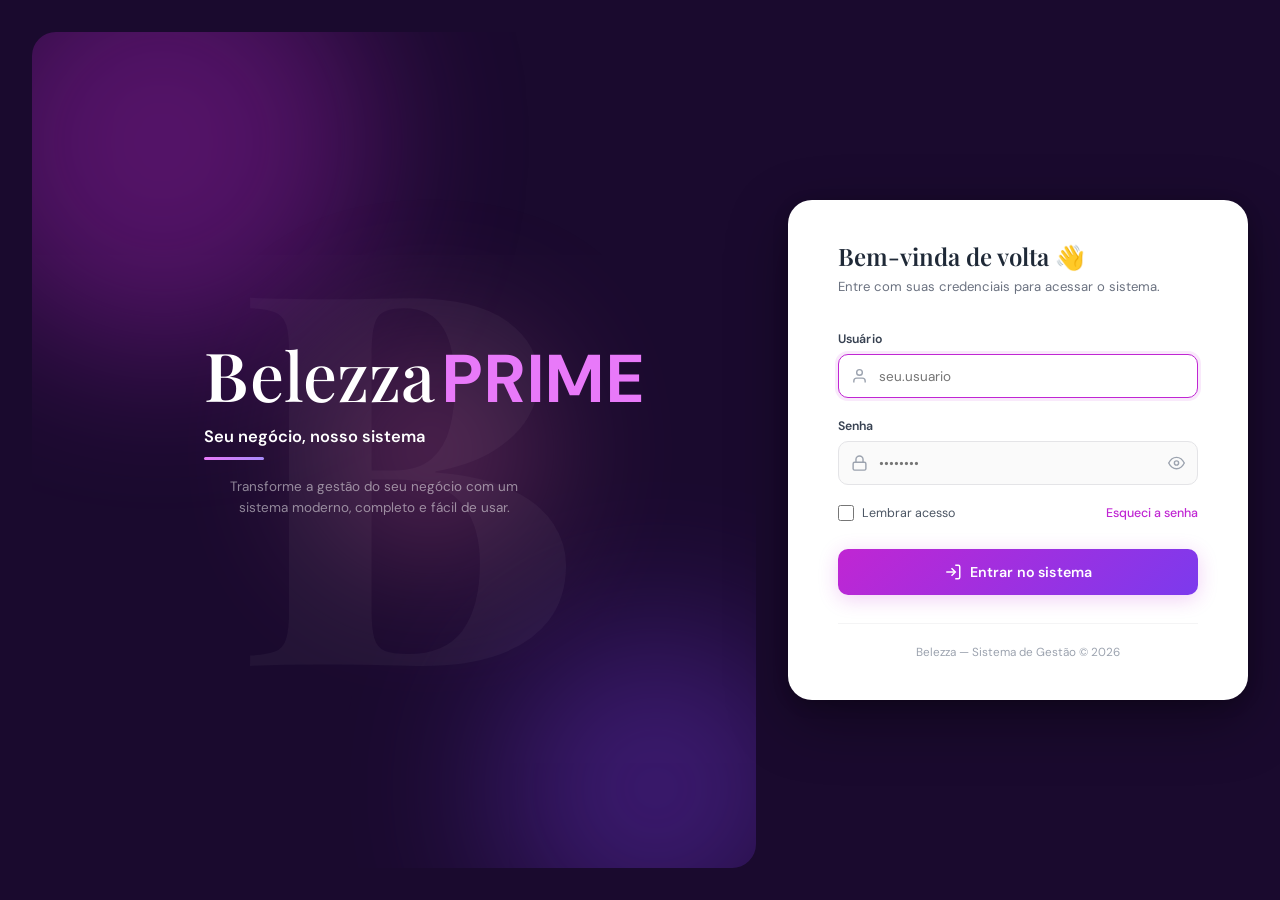
<file: index.html>
<!DOCTYPE html>
<html lang="pt-BR">
<head>
  <meta charset="UTF-8" />
  <meta name="viewport" content="width=device-width, initial-scale=1.0" />
  <title>Belezza — Sistema de Gestão</title>
  <link rel="preconnect" href="https://fonts.googleapis.com" />
  <link href="https://fonts.googleapis.com/css2?family=DM+Sans:ital,opsz,wght@0,9..40,300;0,9..40,400;0,9..40,500;0,9..40,600;0,9..40,700;1,9..40,400&family=Playfair+Display:wght@500;600&display=swap" rel="stylesheet" />
  <link rel="stylesheet" href="static/css/main.css" />
  <link rel="stylesheet" href="static/css/components.css" />
  <link rel="stylesheet" href="static/css/pages.css" />
  <script>
    if (!sessionStorage.getItem('belezza_token') && !sessionStorage.getItem('belezza_user')) {
      window.location.replace('/login.html');
    }
    function logout() {
      sessionStorage.removeItem('belezza_token');
      sessionStorage.removeItem('belezza_user');
      window.location.replace('/login.html');
    }
  </script>
</head>
<body>
  <!-- Sidebar -->
  <aside class="sidebar" id="sidebar">
    <div class="sidebar-brand">
      <div class="brand-icon">✦</div>
      <span class="brand-name">Belezza</span>
    </div>

    <nav class="sidebar-nav">
      <div class="nav-section-label">Principal</div>
      <a href="#" class="nav-item active" data-page="dashboard">
        <svg class="nav-icon" viewBox="0 0 24 24" fill="none" stroke="currentColor" stroke-width="1.8"><rect x="3" y="3" width="7" height="7" rx="1"/><rect x="14" y="3" width="7" height="7" rx="1"/><rect x="3" y="14" width="7" height="7" rx="1"/><rect x="14" y="14" width="7" height="7" rx="1"/></svg>
        <span>Dashboard</span>
      </a>
      <a href="#" class="nav-item" data-page="agenda">
        <svg class="nav-icon" viewBox="0 0 24 24" fill="none" stroke="currentColor" stroke-width="1.8"><rect x="3" y="4" width="18" height="18" rx="2"/><path d="M16 2v4M8 2v4M3 10h18"/></svg>
        <span>Agenda</span>
      </a>
      <a href="#" class="nav-item" data-page="atendimento">
        <svg class="nav-icon" viewBox="0 0 24 24" fill="none" stroke="currentColor" stroke-width="1.8"><path d="M9 5H7a2 2 0 00-2 2v12a2 2 0 002 2h10a2 2 0 002-2V7a2 2 0 00-2-2h-2"/><rect x="9" y="3" width="6" height="4" rx="1"/><path d="M9 12h6M9 16h4"/></svg>
        <span>Atendimento</span>
      </a>


      <div class="nav-section-label">Cadastros</div>
      <a href="#" class="nav-item" data-page="clientes">
        <svg class="nav-icon" viewBox="0 0 24 24" fill="none" stroke="currentColor" stroke-width="1.8"><path d="M17 21v-2a4 4 0 00-4-4H5a4 4 0 00-4 4v2"/><circle cx="9" cy="7" r="4"/><path d="M23 21v-2a4 4 0 00-3-3.87M16 3.13a4 4 0 010 7.75"/></svg>
        <span>Clientes</span>
      </a>
      <a href="#" class="nav-item" data-page="profissionais">
        <svg class="nav-icon" viewBox="0 0 24 24" fill="none" stroke="currentColor" stroke-width="1.8"><path d="M20 21v-2a4 4 0 00-4-4H8a4 4 0 00-4 4v2"/><circle cx="12" cy="7" r="4"/></svg>
        <span>Profissionais</span>
      </a>
      <a href="#" class="nav-item" data-page="servicos">
        <svg class="nav-icon" viewBox="0 0 24 24" fill="none" stroke="currentColor" stroke-width="1.8"><path d="M12 2L2 7l10 5 10-5-10-5zM2 17l10 5 10-5M2 12l10 5 10-5"/></svg>
        <span>Serviços</span>
      </a>

      <div class="nav-section-label">Gestão</div>
      <a href="#" class="nav-item" data-page="estoque">
        <svg class="nav-icon" viewBox="0 0 24 24" fill="none" stroke="currentColor" stroke-width="1.8"><path d="M21 16V8a2 2 0 00-1-1.73l-7-4a2 2 0 00-2 0l-7 4A2 2 0 003 8v8a2 2 0 001 1.73l7 4a2 2 0 002 0l7-4A2 2 0 0021 16z"/></svg>
        <span>Estoque</span>
        <span class="nav-badge alert">3</span>
      </a>
      <a href="#" class="nav-item" data-page="financeiro">
        <svg class="nav-icon" viewBox="0 0 24 24" fill="none" stroke="currentColor" stroke-width="1.8"><line x1="12" y1="1" x2="12" y2="23"/><path d="M17 5H9.5a3.5 3.5 0 000 7h5a3.5 3.5 0 010 7H6"/></svg>
        <span>Financeiro</span>
      </a>
      <a href="#" class="nav-item" data-page="relatorios">
        <svg class="nav-icon" viewBox="0 0 24 24" fill="none" stroke="currentColor" stroke-width="1.8"><line x1="18" y1="20" x2="18" y2="10"/><line x1="12" y1="20" x2="12" y2="4"/><line x1="6" y1="20" x2="6" y2="14"/></svg>
        <span>Relatórios</span>
      </a>
      <a href="#" class="nav-item nav-item-parent" id="navConfiguracoes" onclick="toggleConfigMenu(event)">
        <svg class="nav-icon" viewBox="0 0 24 24" fill="none" stroke="currentColor" stroke-width="1.8"><circle cx="12" cy="12" r="3"/><path d="M19.07 4.93a10 10 0 010 14.14M12 2a10 10 0 000 20"/></svg>
        <span>Configurações</span>
        <svg class="nav-arrow" id="configArrow" viewBox="0 0 24 24" fill="none" stroke="currentColor" stroke-width="2" width="14" height="14" style="margin-left:auto;transition:transform 0.2s"><polyline points="6 9 12 15 18 9"/></svg>
      </a>
      <div class="nav-submenu" id="configSubmenu">
        <a href="#" class="nav-subitem" data-config="usuarios" onclick="navigateConfig('usuarios',event)">
          <span class="nav-subdot">•</span> Usuários
        </a>
        <a href="#" class="nav-subitem" data-config="perfis" onclick="navigateConfig('perfis',event)">
          <span class="nav-subdot">•</span> Perfis de Acesso
        </a>
        <a href="#" class="nav-subitem" data-config="permissoes" onclick="navigateConfig('permissoes',event)">
          <span class="nav-subdot">•</span> Permissões
        </a>
        <a href="#" class="nav-subitem" data-config="dados" onclick="navigateConfig('dados',event)">
          <span class="nav-subdot">•</span> Dados do Salão
        </a>
        <a href="#" class="nav-subitem" data-config="formas-pagamento" onclick="navigateConfig('formas-pagamento',event)">
          <span class="nav-subdot">•</span> Formas de Pagamento
        </a>
        <a href="#" class="nav-subitem" data-config="horarios" onclick="navigateConfig('horarios',event)">
          <span class="nav-subdot">•</span> Horários
        </a>
        <a href="#" class="nav-subitem" data-config="whatsapp" onclick="navigateConfig('whatsapp',event)">
          <span class="nav-subdot">•</span> WhatsApp
        </a>
      </div>
    </nav>

    <!-- Card hoje -->
    <div class="sidebar-hoje" id="sidebarHoje">
      <div class="sidebar-hoje-header">
        <svg viewBox="0 0 24 24" fill="none" stroke="currentColor" stroke-width="1.8" width="14" height="14"><rect x="3" y="4" width="18" height="18" rx="2"/><path d="M16 2v4M8 2v4M3 10h18"/></svg>
        <span>Hoje</span>
        <span class="sidebar-hoje-data" id="sidebarHojeData"></span>
      </div>
      <div class="sidebar-hoje-divider"></div>
      <div class="sidebar-hoje-item">
        <span class="sidebar-hoje-label">Atendimentos</span>
        <span class="sidebar-hoje-num" id="hojeAgendados">0</span>
      </div>
      <div class="sidebar-hoje-divider"></div>
      <div class="sidebar-hoje-item">
        <span class="sidebar-hoje-label">Faturamento</span>
        <span class="sidebar-hoje-num" id="hojeFaturamento">R$ 0,00</span>
      </div>
      <div class="sidebar-hoje-divider"></div>
      <div class="sidebar-hoje-item">
        <span class="sidebar-hoje-label">Ticket médio</span>
        <span class="sidebar-hoje-num sidebar-hoje-ticket" id="hojeTicket">R$ 0,00</span>
      </div>
      <div class="sidebar-hoje-divider"></div>
      <div class="sidebar-hoje-item">
        <span class="sidebar-hoje-label">Novos clientes</span>
        <span class="sidebar-hoje-num" id="hojeNovosClientes">0</span>
      </div>
    </div>

  </aside>

  <!-- Overlay mobile -->
  <div class="sidebar-overlay" id="sidebarOverlay"></div>

  <!-- Main content -->
  <main class="main main-content" id="mainContent">
    <!-- Topbar -->
    <header class="topbar">
      <button class="menu-toggle" id="menuToggle">
        <svg viewBox="0 0 24 24" fill="none" stroke="currentColor" stroke-width="2"><line x1="3" y1="6" x2="21" y2="6"/><line x1="3" y1="12" x2="21" y2="12"/><line x1="3" y1="18" x2="21" y2="18"/></svg>
      </button>
      <div class="topbar-title" id="pageTitle">Dashboard</div>

      <!-- Busca -->
      <div class="topbar-search">
        <svg viewBox="0 0 24 24" fill="none" stroke="currentColor" stroke-width="2"><circle cx="11" cy="11" r="8"/><line x1="21" y1="21" x2="16.65" y2="16.65"/></svg>
        <input type="text" placeholder="Buscar..." id="topbarSearchInput" />
      </div>

      <div class="topbar-actions">
        <!-- Sino -->
        <button class="topbar-btn" id="notifBtn">
          <svg viewBox="0 0 24 24" fill="none" stroke="currentColor" stroke-width="1.8"><path d="M18 8A6 6 0 006 8c0 7-3 9-3 9h18s-3-2-3-9"/><path d="M13.73 21a2 2 0 01-3.46 0"/></svg>
          <span class="notif-badge">3</span>
        </button>

        <!-- Usuário -->
        <div class="topbar-user" id="topbarUser" onclick="toggleUserMenu()">
          <div class="topbar-user-avatar" id="topbarAvatar">A</div>
          <div class="topbar-user-info">
            <span class="topbar-user-name" id="topbarUserName">Administrador</span>
            <span class="topbar-user-role" id="topbarUserRole">Admin</span>
          </div>
          <svg viewBox="0 0 24 24" fill="none" stroke="currentColor" stroke-width="2" width="14" height="14" style="color:var(--gray-400)"><polyline points="6 9 12 15 18 9"/></svg>

          <!-- Dropdown -->
          <div class="topbar-user-dropdown" id="userDropdown">
            <div class="user-dropdown-header">
              <div class="user-dropdown-name" id="dropUserName">Administrador</div>
              <div class="user-dropdown-role" id="dropUserRole">Admin</div>
            </div>
            <div class="user-dropdown-divider"></div>
            <button class="user-dropdown-item" onclick="logout()">
              <svg viewBox="0 0 24 24" fill="none" stroke="currentColor" stroke-width="2" width="15" height="15"><path d="M9 21H5a2 2 0 01-2-2V5a2 2 0 012-2h4"/><polyline points="16 17 21 12 16 7"/><line x1="21" y1="12" x2="9" y2="12"/></svg>
              Sair do sistema
            </button>
          </div>
        </div>
      </div>
    </header>

    <!-- Page content -->
    <div class="page-content" id="pageContent">
      <!-- Pages are injected here by JS -->
    </div>
  </main>

  <!-- Modals container -->
  <div id="modals"></div>

  <!-- Scripts -->
  <script src="static/js/data.js"></script>
  <script src="static/js/components.js"></script>
  <script src="static/js/pages.js"></script>
  <script src="static/js/app.js"></script>
  <script src="static/js/api.js"></script>
  <script>
    try {
      const u = JSON.parse(sessionStorage.getItem('belezza_user') || '{}');
      if (u.nome) {
        document.getElementById('topbarUserName').textContent = u.nome;
        document.getElementById('topbarAvatar').textContent   = u.nome[0].toUpperCase();
        document.getElementById('dropUserName').textContent   = u.nome;
      }
      if (u.role) {
        const roles = { gerente:'Gerente', administrador:'Administrador', profissional:'Profissional', recepcionista:'Recepcionista', caixa:'Caixa' };
        const lbl = roles[u.role] || u.role;
        document.getElementById('topbarUserRole').textContent = lbl;
        document.getElementById('dropUserRole').textContent   = lbl;
      }
    } catch(e) {}

    function toggleUserMenu() {
      document.getElementById('userDropdown').classList.toggle('show');
    }
    document.addEventListener('click', (e) => {
      if (!document.getElementById('topbarUser').contains(e.target)) {
        document.getElementById('userDropdown')?.classList.remove('show');
      }
    });
  </script>

  <style>
    .topbar-user { position: relative; }
    .topbar-user-dropdown {
      display: none;
      position: absolute;
      top: calc(100% + 8px);
      right: 0;
      background: white;
      border-radius: 12px;
      box-shadow: 0 8px 32px rgba(0,0,0,0.12), 0 2px 8px rgba(0,0,0,0.08);
      min-width: 200px;
      overflow: hidden;
      z-index: 300;
      border: 1px solid var(--gray-200);
    }
    .topbar-user-dropdown.show { display: block; }
    .user-dropdown-header { padding: 14px 16px 12px; background: var(--gray-50); }
    .user-dropdown-name { font-weight: 600; font-size: 0.88rem; color: var(--gray-800); }
    .user-dropdown-role { font-size: 0.75rem; color: var(--gray-400); margin-top: 2px; }
    .user-dropdown-divider { height: 1px; background: var(--gray-100); }
    .user-dropdown-item {
      display: flex; align-items: center; gap: 10px;
      width: 100%; padding: 11px 16px;
      font-size: 0.875rem; color: var(--danger);
      font-family: var(--font-body); font-weight: 500;
      background: none; border: none; cursor: pointer;
      transition: background 0.15s; text-align: left;
    }
    .user-dropdown-item:hover { background: #fef2f2; }
  </style>
</body>
</html>
</file>
<file: static/css/main.css>
/* ===========================
   BELEZZA — MAIN CSS
   Variables, Reset, Layout
=========================== */

:root {
  /* Brand palette */
  --rose-50:  #fdf2f8;
  --rose-100: #fce7f3;
  --rose-200: #fbcfe8;
  --rose-300: #f9a8d4;
  --rose-400: #f472b6;
  --rose-500: #ec4899;
  --rose-600: #db2777;

  --plum-50:  #f5f3ff;
  --plum-100: #ede9fe;
  --plum-200: #ddd6fe;
  --plum-300: #c4b5fd;
  --plum-400: #a78bfa;
  --plum-500: #8b5cf6;
  --plum-600: #7c3aed;
  --plum-700: #6d28d9;

  --lavender: #e9d5ff;

  /* Semantic */
  --primary:        #c026d3;
  --primary-light:  #e879f9;
  --primary-dark:   #a21caf;
  --accent:         #7c3aed;
  --accent-light:   #a78bfa;

  --success:  #10b981;
  --warning:  #f59e0b;
  --danger:   #ef4444;
  --info:     #3b82f6;

  /* Neutrals */
  --white:    #ffffff;
  --gray-50:  #fafafa;
  --gray-100: #f4f4f5;
  --gray-200: #e4e4e7;
  --gray-300: #d1d5db;
  --gray-400: #9ca3af;
  --gray-500: #6b7280;
  --gray-600: #4b5563;
  --gray-700: #374151;
  --gray-800: #1f2937;
  --gray-900: #111827;

  /* Sidebar */
  --sidebar-w:     248px;
  --sidebar-bg:    #1a0a2e;
  --sidebar-hover: rgba(255,255,255,0.07);
  --sidebar-active-bg: linear-gradient(135deg, rgba(192,38,211,0.35), rgba(124,58,237,0.35));
  --sidebar-text:  rgba(255,255,255,0.65);
  --sidebar-text-active: #ffffff;

  /* Layout */
  --topbar-h:   64px;
  --radius-sm:  6px;
  --radius-md:  10px;
  --radius-lg:  16px;
  --radius-xl:  24px;

  /* Shadows */
  --shadow-sm:  0 1px 3px rgba(0,0,0,.08), 0 1px 2px rgba(0,0,0,.06);
  --shadow-md:  0 4px 16px rgba(0,0,0,.10), 0 1px 4px rgba(0,0,0,.06);
  --shadow-lg:  0 8px 32px rgba(0,0,0,.12), 0 2px 8px rgba(0,0,0,.07);
  --shadow-pink: 0 4px 20px rgba(192,38,211,0.22);

  /* Typography */
  --font-body:    'DM Sans', system-ui, sans-serif;
  --font-display: 'Playfair Display', Georgia, serif;

  /* Transitions */
  --t-fast:   150ms ease;
  --t-base:   220ms ease;
  --t-slow:   380ms ease;
}

/* Reset */
*, *::before, *::after {
  box-sizing: border-box;
  margin: 0;
  padding: 0;
  cursor: default;
  user-select: none;
  -webkit-user-select: none;
}
/* Permitir seleção só onde faz sentido */
input, textarea, [contenteditable] {
  user-select: text;
  -webkit-user-select: text;
}
html { font-size: 15px; -webkit-text-size-adjust: 100%; }
body {
  font-family: var(--font-body);
  background: var(--gray-50);
  color: var(--gray-800);
  line-height: 1.55;
  min-height: 100vh;
  display: flex;
  overflow-x: hidden;
}
a { text-decoration: none; color: inherit; }
button { cursor: pointer; border: none; background: none; font-family: inherit; }
input, select, textarea { font-family: inherit; }
img { max-width: 100%; display: block; }
ul { list-style: none; }

/* ===========================
   SIDEBAR
=========================== */
.sidebar {
  position: fixed;
  top: 0; left: 0; bottom: 0;
  width: var(--sidebar-w);
  background: var(--sidebar-bg);
  display: flex;
  flex-direction: column;
  z-index: 200;
  transition: transform var(--t-base);
  overflow-y: auto;
  overflow-x: hidden;
  scrollbar-width: thin;
  scrollbar-color: rgba(255,255,255,0.1) transparent;
}
.sidebar::-webkit-scrollbar { width: 4px; }
.sidebar::-webkit-scrollbar-thumb { background: rgba(255,255,255,0.1); border-radius: 4px; }

.sidebar-brand {
  display: flex;
  align-items: center;
  gap: 10px;
  padding: 22px 20px 18px;
  border-bottom: 1px solid rgba(255,255,255,0.07);
}
.brand-icon {
  width: 36px; height: 36px;
  background: linear-gradient(135deg, var(--primary), var(--accent));
  border-radius: 10px;
  display: flex; align-items: center; justify-content: center;
  color: white;
  font-size: 18px;
  flex-shrink: 0;
}
.brand-name {
  font-family: var(--font-display);
  font-size: 1.25rem;
  font-weight: 600;
  color: white;
  letter-spacing: 0.01em;
}

.sidebar-nav {
  flex: 1;
  padding: 14px 10px;
}
.nav-section-label {
  font-size: 0.68rem;
  font-weight: 600;
  letter-spacing: 0.08em;
  color: rgba(255,255,255,0.3);
  text-transform: uppercase;
  padding: 14px 10px 6px;
}
.nav-item {
  display: flex;
  align-items: center;
  gap: 11px;
  padding: 9px 12px;
  border-radius: var(--radius-md);
  color: var(--sidebar-text);
  font-size: 0.875rem;
  font-weight: 450;
  transition: all var(--t-fast);
  position: relative;
  margin-bottom: 2px;
}
.nav-item:hover {
  background: var(--sidebar-hover);
  color: white;
}
.nav-item.active {
  background: var(--sidebar-active-bg);
  color: var(--sidebar-text-active);
  font-weight: 500;
  box-shadow: 0 2px 12px rgba(192,38,211,0.2);
}
.nav-item.active::before {
  content: '';
  position: absolute;
  left: 0; top: 20%; bottom: 20%;
  width: 3px;
  background: linear-gradient(to bottom, var(--primary-light), var(--accent-light));
  border-radius: 0 2px 2px 0;
}
.nav-icon {
  width: 18px; height: 18px;
  flex-shrink: 0;
  opacity: 0.8;
}
.nav-item.active .nav-icon { opacity: 1; }
.nav-badge {
  margin-left: auto;
  background: var(--primary);
  color: white;
  font-size: 0.7rem;
  font-weight: 600;
  padding: 2px 7px;
  border-radius: 20px;
  min-width: 22px;
  text-align: center;
}
.nav-badge.alert { background: var(--warning); }

.sidebar-user {
  display: flex;
  align-items: center;
  gap: 10px;
  padding: 14px 16px;
  border-top: 1px solid rgba(255,255,255,0.08);
  margin: 8px 10px 10px;
  background: rgba(255,255,255,0.04);
  border-radius: var(--radius-md);
}
.user-avatar {
  width: 34px; height: 34px;
  border-radius: 50%;
  background: linear-gradient(135deg, var(--rose-400), var(--plum-500));
  color: white;
  display: flex; align-items: center; justify-content: center;
  font-weight: 600;
  font-size: 0.875rem;
  flex-shrink: 0;
}
.user-name { display: block; color: white; font-size: 0.85rem; font-weight: 500; }
.user-role { display: block; color: rgba(255,255,255,0.4); font-size: 0.75rem; }

/* Overlay mobile */
.sidebar-overlay {
  display: none;
  position: fixed; inset: 0;
  background: rgba(0,0,0,0.5);
  z-index: 150;
}

/* ===========================
   MAIN LAYOUT
=========================== */
.main {
  flex: 1;
  margin-left: var(--sidebar-w);
  min-height: 100vh;
  display: flex;
  flex-direction: column;
  transition: margin var(--t-base);
}

/* ===========================
   TOPBAR
=========================== */
.topbar {
  position: sticky; top: 0;
  height: var(--topbar-h);
  background: white;
  border-bottom: 1px solid var(--gray-200);
  display: flex;
  align-items: center;
  gap: 14px;
  padding: 0 24px;
  z-index: 100;
  box-shadow: var(--shadow-sm);
}
.menu-toggle {
  display: flex;
  width: 36px; height: 36px;
  align-items: center; justify-content: center;
  border-radius: var(--radius-sm);
  color: var(--gray-600);
  transition: background var(--t-fast);
  flex-shrink: 0;
}
.menu-toggle:hover { background: var(--gray-100); }
.menu-toggle svg { width: 20px; height: 20px; }

.topbar-title {
  font-family: var(--font-display);
  font-size: 1.2rem;
  font-weight: 600;
  color: var(--gray-800);
  display: none;
}

/* Busca */
.topbar-search {
  margin-left: auto;
  max-width: 320px;
  display: flex;
  align-items: center;
  gap: 8px;
  background: var(--gray-100);
  border-radius: var(--radius-md);
  padding: 0 14px;
  height: 38px;
}
.topbar-search svg { width: 16px; height: 16px; color: var(--gray-400); flex-shrink: 0; }
.topbar-search input {
  border: none; background: none; outline: none;
  font-size: 0.875rem; color: var(--gray-700);
  width: 100%; font-family: var(--font-body);
}
.topbar-search input::placeholder { color: var(--gray-400); }

.topbar-actions {
  display: flex;
  align-items: center;
  gap: 6px;
}
.topbar-btn {
  width: 38px; height: 38px;
  border-radius: var(--radius-sm);
  display: flex; align-items: center; justify-content: center;
  color: var(--gray-500);
  position: relative;
  transition: all var(--t-fast);
}
.topbar-btn:hover { background: var(--gray-100); color: var(--gray-700); }
.topbar-btn svg { width: 20px; height: 20px; }

/* Badge do sino */
.notif-badge {
  position: absolute;
  top: 4px; right: 4px;
  width: 18px; height: 18px;
  background: var(--primary);
  color: white;
  font-size: 0.65rem;
  font-weight: 700;
  border-radius: 50%;
  display: flex; align-items: center; justify-content: center;
  border: 2px solid white;
  line-height: 1;
}

/* Usuário na topbar */
.topbar-user {
  display: flex;
  align-items: center;
  gap: 10px;
  cursor: pointer;
  padding: 5px 10px;
  border-radius: var(--radius-md);
  transition: background var(--t-fast);
  margin-left: 4px;
}
.topbar-user:hover { background: var(--gray-100); }

.topbar-user-avatar {
  width: 36px; height: 36px;
  border-radius: 50%;
  background: linear-gradient(135deg, var(--rose-400), var(--plum-500));
  color: white;
  display: flex; align-items: center; justify-content: center;
  font-weight: 600; font-size: 0.9rem;
  flex-shrink: 0;
}

.topbar-user-info { display: flex; flex-direction: column; line-height: 1.3; }
.topbar-user-name { font-size: 0.85rem; font-weight: 600; color: var(--gray-800); }
.topbar-user-role { font-size: 0.72rem; color: var(--gray-400); }

.topbar-date { display: none; }


/* ===========================
   PAGE CONTENT
=========================== */
.page-content {
  flex: 1;
  padding: 24px;
  max-width: 1400px;
  width: 100%;
}

/* ===========================
   RESPONSIVE
=========================== */
@media (max-width: 768px) {
  .sidebar {
    transform: translateX(-100%);
  }
  .sidebar.open {
    transform: translateX(0);
  }
  .sidebar-overlay.show {
    display: block;
  }
  .main {
    margin-left: 0;
  }
  .menu-toggle {
    display: flex;
  }
  .page-content {
    padding: 16px;
  }
  .topbar {
    padding: 0 16px;
  }
}

/* ── Card Hoje na sidebar ── */
.sidebar-hoje {
  margin: 12px 10px;
  background: rgba(255,255,255,0.06);
  border-radius: var(--radius-lg);
  padding: 16px;
  border: 1px solid rgba(255,255,255,0.08);
  display: flex;
  flex-direction: column;
}
.sidebar-hoje-header {
  display: flex;
  align-items: center;
  gap: 6px;
  color: rgba(255,255,255,0.5);
  font-size: 0.78rem;
  font-weight: 500;
  margin-bottom: 4px;
}
.sidebar-hoje-header svg { opacity: 0.6; flex-shrink: 0; }
.sidebar-hoje-data {
  margin-left: auto;
  font-size: 0.75rem;
  color: rgba(255,255,255,0.4);
}
.sidebar-hoje-divider {
  height: 1px;
  background: rgba(255,255,255,0.07);
  margin: 10px 0;
}
.sidebar-hoje-item {
  display: flex;
  flex-direction: column;
  gap: 2px;
}
.sidebar-hoje-label {
  font-size: 0.75rem;
  color: rgba(255,255,255,0.45);
  font-weight: 400;
}
.sidebar-hoje-num {
  font-size: 1rem;
  font-weight: 700;
  color: var(--primary-light);
  line-height: 1.2;
}
.sidebar-hoje-ticket {
  color: #fbbf24;
}
/* Esconder quando sidebar colapsada */
.sidebar.collapsed .sidebar-hoje { display: none; }

/* ── Sidebar colapsada ── */
.sidebar {
  transition: width 0.25s ease;
}
.main {
  transition: margin-left 0.25s ease;
}
.sidebar.collapsed {
  width: 64px;
  overflow: hidden;
}
.sidebar.collapsed .sidebar-brand span,
.sidebar.collapsed .nav-label,
.sidebar.collapsed .nav-item > span,
.sidebar.collapsed .nav-arrow,
.sidebar.collapsed .nav-subitem,
.sidebar.collapsed .nav-submenu,
.sidebar.collapsed .nav-section-label,
.sidebar.collapsed .sidebar-hoje {
  display: none !important;
}
.sidebar.collapsed .sidebar-brand {
  justify-content: center;
  padding: 20px 0;
}
.sidebar.collapsed .nav-item {
  justify-content: center;
  padding: 10px 0;
}
.sidebar.collapsed .nav-icon {
  margin: 0;
}
.sidebar.collapsed .nav-item-parent {
  justify-content: center;
}
.main-content.sidebar-collapsed {
  margin-left: 64px;
}
</file>
<file: static/css/components.css>
/* ===========================
   BELEZZA — COMPONENTS CSS
   Cards, Buttons, Tables, Forms, Modals
=========================== */

/* ===========================
   PAGE HEADER
=========================== */
.page-header {
  display: flex;
  align-items: flex-start;
  justify-content: space-between;
  gap: 16px;
  margin-bottom: 24px;
  flex-wrap: wrap;
}
.page-header-left {}
.page-header h1 {
  font-family: var(--font-display);
  font-size: 1.6rem;
  font-weight: 600;
  color: var(--gray-900);
  line-height: 1.2;
}
.page-header p {
  font-size: 0.875rem;
  color: var(--gray-500);
  margin-top: 4px;
}
.page-header-right {
  display: flex;
  gap: 10px;
  flex-wrap: wrap;
}

/* ===========================
   BUTTONS
=========================== */
.btn {
  display: inline-flex;
  align-items: center;
  gap: 7px;
  padding: 9px 18px;
  border-radius: var(--radius-md);
  font-size: 0.875rem;
  font-weight: 500;
  transition: all var(--t-fast);
  white-space: nowrap;
  cursor: pointer;
  border: 1.5px solid transparent;
  line-height: 1;
}
.btn svg { width: 16px; height: 16px; flex-shrink: 0; }
.btn-sm { padding: 6px 13px; font-size: 0.8rem; }
.btn-lg { padding: 12px 24px; font-size: 0.95rem; }
.btn-icon { padding: 9px; }
.btn-block { width: 100%; justify-content: center; }

.btn-primary {
  background: linear-gradient(135deg, var(--primary), var(--accent));
  color: white;
  box-shadow: var(--shadow-pink);
}
.btn-primary:hover {
  opacity: 0.9;
  box-shadow: 0 6px 24px rgba(192,38,211,0.32);
  transform: translateY(-1px);
}

.btn-outline {
  background: white;
  color: var(--gray-700);
  border-color: var(--gray-200);
}
.btn-outline:hover { background: var(--gray-50); border-color: var(--gray-300); }

.btn-ghost {
  background: transparent;
  color: var(--gray-600);
}
.btn-ghost:hover { background: var(--gray-100); }

.btn-success { background: var(--success); color: white; }
.btn-success:hover { opacity: 0.88; }

.btn-danger { background: var(--danger); color: white; }
.btn-danger:hover { opacity: 0.88; }

.btn-warning { background: var(--warning); color: white; }
.btn-warning:hover { opacity: 0.88; }

/* ===========================
   CARDS
=========================== */
.card {
  background: white;
  border-radius: var(--radius-lg);
  box-shadow: var(--shadow-sm);
  border: 1px solid var(--gray-100);
  overflow: visible;
}
.card-header {
  display: flex;
  align-items: center;
  justify-content: space-between;
  padding: 16px 20px 16px;
  min-height: 60px;
}
.card-title {
  font-size: 0.95rem;
  font-weight: 600;
  color: var(--gray-800);
}
.card-subtitle {
  font-size: 0.8rem;
  color: var(--gray-400);
  margin-top: 2px;
}
.card-body { padding: 18px 20px 20px; }
.card-footer {
  padding: 14px 20px;
  border-top: 1px solid var(--gray-100);
  display: flex;
  align-items: center;
  justify-content: space-between;
}

/* Stat cards */
.stat-card {
  background: white;
  border-radius: var(--radius-lg);
  padding: 20px;
  box-shadow: var(--shadow-sm);
  border: 1px solid var(--gray-100);
  display: flex;
  align-items: flex-start;
  gap: 16px;
  transition: box-shadow var(--t-fast);
}
.stat-card:hover { box-shadow: var(--shadow-md); }
.stat-icon {
  width: 48px; height: 48px;
  border-radius: var(--radius-md);
  display: flex; align-items: center; justify-content: center;
  flex-shrink: 0;
}
.stat-icon svg { width: 22px; height: 22px; }
.stat-icon.pink { background: var(--rose-50); color: var(--rose-500); }
.stat-icon.purple { background: var(--plum-50); color: var(--plum-600); }
.stat-icon.green { background: #ecfdf5; color: var(--success); }
.stat-icon.amber { background: #fffbeb; color: var(--warning); }
.stat-icon.blue { background: #eff6ff; color: var(--info); }

.stat-body {}
.stat-label { font-size: 0.78rem; color: var(--gray-500); font-weight: 500; }
.stat-value {
  font-size: 1.55rem;
  font-weight: 700;
  color: var(--gray-900);
  line-height: 1.15;
  margin: 3px 0;
}
.stat-change {
  font-size: 0.75rem;
  font-weight: 500;
  display: flex;
  align-items: center;
  gap: 3px;
}
.stat-change.up { color: var(--success); }
.stat-change.down { color: var(--danger); }

/* ===========================
   GRID HELPERS
=========================== */
.grid { display: grid; gap: 16px; }
.grid-2 { grid-template-columns: repeat(2, 1fr); }
.grid-3 { grid-template-columns: repeat(3, 1fr); }
.grid-4 { grid-template-columns: repeat(4, 1fr); }
.grid-5 { grid-template-columns: repeat(5, 1fr); }
.grid-auto { grid-template-columns: repeat(auto-fill, minmax(200px, 1fr)); }

@media (max-width: 1100px) {
  .grid-4 { grid-template-columns: repeat(2, 1fr); }
  .grid-5 { grid-template-columns: repeat(3, 1fr); }
}
@media (max-width: 768px) {
  .grid-2, .grid-3, .grid-4, .grid-5 { grid-template-columns: 1fr; }
}

/* ===========================
   TABLES
=========================== */
.table-wrapper {
  overflow-x: auto;
  border-radius: var(--radius-lg);
  border: 1px solid var(--gray-100);
  background: white;
  box-shadow: var(--shadow-sm);
}
table {
  width: 100%;
  border-collapse: collapse;
  font-size: 0.875rem;
}
thead th {
  background: var(--gray-50);
  padding: 11px 16px;
  text-align: left;
  font-size: 0.75rem;
  font-weight: 600;
  color: var(--gray-500);
  letter-spacing: 0.04em;
  text-transform: uppercase;
  border-bottom: 1px solid var(--gray-100);
  white-space: nowrap;
}
tbody td {
  padding: 12px 16px;
  color: var(--gray-700);
  border-bottom: 1px solid var(--gray-50);
  vertical-align: middle;
}
tbody tr:last-child td { border-bottom: none; }
tbody tr:hover td { background: var(--rose-50); }
tfoot td {
  padding: 12px 16px;
  font-weight: 600;
  color: var(--gray-800);
  border-top: 1px solid var(--gray-200);
  background: var(--gray-50);
}

/* ===========================
   BADGES / CHIPS
=========================== */
.badge {
  display: inline-flex;
  align-items: center;
  gap: 4px;
  padding: 3px 10px;
  border-radius: 20px;
  font-size: 0.75rem;
  font-weight: 500;
  white-space: nowrap;
}
.badge-pink    { background: var(--rose-100); color: var(--rose-600); }
.badge-purple  { background: var(--plum-100); color: var(--plum-700); }
.badge-green   { background: #d1fae5; color: #065f46; }
.badge-amber   { background: #fef3c7; color: #92400e; }
.badge-red     { background: #fee2e2; color: #991b1b; }
.badge-blue    { background: #dbeafe; color: #1e40af; }
.badge-gray    { background: var(--gray-100); color: var(--gray-600); }

/* Status dot */
.status-dot {
  width: 7px; height: 7px;
  border-radius: 50%;
  display: inline-block;
}
.status-dot.green  { background: var(--success); }
.status-dot.amber  { background: var(--warning); }
.status-dot.red    { background: var(--danger); }
.status-dot.purple { background: var(--accent); }

/* ===========================
   FORMS
=========================== */
.form-group { margin-bottom: 16px; }
.form-label {
  display: block;
  font-size: 0.82rem;
  font-weight: 500;
  color: var(--gray-700);
  margin-bottom: 6px;
}
.form-control {
  width: 100%;
  padding: 9px 12px;
  border: 1.5px solid var(--gray-200);
  border-radius: var(--radius-md);
  font-size: 0.875rem;
  color: var(--gray-800);
  background: white;
  transition: border-color var(--t-fast), box-shadow var(--t-fast);
  outline: none;
}
.form-control:focus {
  border-color: var(--primary-light);
  box-shadow: 0 0 0 3px rgba(192,38,211,0.1);
}
.form-control::placeholder { color: var(--gray-300); }
select.form-control { appearance: none; background-image: url("data:image/svg+xml,%3Csvg xmlns='http://www.w3.org/2000/svg' width='12' height='12' viewBox='0 0 24 24' fill='none' stroke='%236b7280' stroke-width='2'%3E%3Cpath d='M6 9l6 6 6-6'/%3E%3C/svg%3E"); background-repeat: no-repeat; background-position: right 10px center; padding-right: 32px; }
textarea.form-control { resize: vertical; min-height: 80px; }

.form-row { display: grid; grid-template-columns: repeat(2, 1fr); gap: 12px; }
@media (max-width: 540px) { .form-row { grid-template-columns: 1fr; } }

.form-hint { font-size: 0.75rem; color: var(--gray-400); margin-top: 4px; }
.form-error { font-size: 0.75rem; color: var(--danger); margin-top: 4px; }
.form-control.error { border-color: var(--danger); }

/* Input group */
.input-group { position: relative; }
.input-group .form-control { padding-left: 38px; }
.input-group-icon {
  position: absolute;
  left: 12px; top: 50%;
  transform: translateY(-50%);
  color: var(--gray-400);
  pointer-events: none;
}
.input-group-icon svg { width: 16px; height: 16px; }

/* Search input */
.search-input {
  position: relative;
  max-width: 280px;
}
.search-input input {
  padding-left: 36px;
  background: var(--gray-50);
  border: 1.5px solid var(--gray-200);
  border-radius: 99px;
}
.search-input svg {
  position: absolute;
  left: 10px; top: 50%;
  transform: translateY(-50%);
  width: 16px; height: 16px;
  color: var(--gray-400);
  pointer-events: none;
}

/* ===========================
   MODAL
=========================== */
.modal-backdrop {
  position: fixed; inset: 0;
  background: rgba(17, 24, 39, 0.55);
  backdrop-filter: blur(3px);
  z-index: 500;
  display: flex;
  align-items: center;
  justify-content: center;
  padding: 16px;
  animation: fadeIn 0.18s ease;
}
@keyframes fadeIn { from { opacity: 0; } to { opacity: 1; } }

.modal {
  background: white;
  border-radius: var(--radius-xl);
  box-shadow: var(--shadow-lg);
  width: 100%;
  max-width: 540px;
  max-height: 90vh;
  overflow-y: auto;
  animation: slideUp 0.22s ease;
}
.modal-lg { max-width: 760px; }
.modal-sm { max-width: 380px; }

@keyframes slideUp { from { opacity: 0; transform: translateY(20px); } to { opacity: 1; transform: none; } }

.modal-header {
  display: flex;
  align-items: center;
  justify-content: space-between;
  padding: 20px 24px 16px;
  border-bottom: 1px solid var(--gray-100);
}
.modal-title { font-family: var(--font-display); font-size: 1.15rem; font-weight: 600; color: var(--gray-900); }
.modal-close {
  width: 30px; height: 30px;
  border-radius: var(--radius-sm);
  display: flex; align-items: center; justify-content: center;
  color: var(--gray-400);
  transition: all var(--t-fast);
}
.modal-close:hover { background: var(--gray-100); color: var(--gray-700); }
.modal-close svg { width: 18px; height: 18px; }
.modal-body { padding: 20px 24px; }
.modal-footer {
  display: flex;
  gap: 10px;
  justify-content: flex-end;
  padding: 16px 24px 20px;
  border-top: 1px solid var(--gray-100);
}

/* ===========================
   TABS
=========================== */
.tabs { display: flex; gap: 2px; border-bottom: 2px solid var(--gray-200); margin-bottom: 20px; }
.tab-btn {
  padding: 9px 18px;
  font-size: 0.875rem;
  font-weight: 500;
  color: var(--gray-500);
  border-bottom: 2px solid transparent;
  margin-bottom: -2px;
  transition: all var(--t-fast);
  border-radius: var(--radius-sm) var(--radius-sm) 0 0;
}
.tab-btn:hover { color: var(--gray-800); }
.tab-btn.active { color: var(--primary); border-bottom-color: var(--primary); }

/* ===========================
   AVATAR
=========================== */
.avatar {
  width: 36px; height: 36px;
  border-radius: 50%;
  display: flex; align-items: center; justify-content: center;
  font-weight: 600;
  font-size: 0.85rem;
  flex-shrink: 0;
  color: white;
}
.avatar-sm { width: 28px; height: 28px; font-size: 0.72rem; }
.avatar-lg { width: 48px; height: 48px; font-size: 1rem; }
.avatar-xl { width: 64px; height: 64px; font-size: 1.25rem; }

/* Colors cycle */
.av-0 { background: linear-gradient(135deg,#f472b6,#a78bfa); }
.av-1 { background: linear-gradient(135deg,#34d399,#3b82f6); }
.av-2 { background: linear-gradient(135deg,#fb923c,#f43f5e); }
.av-3 { background: linear-gradient(135deg,#a78bfa,#38bdf8); }
.av-4 { background: linear-gradient(135deg,#4ade80,#22d3ee); }

/* ===========================
   PROGRESS BAR
=========================== */
.progress { height: 6px; background: var(--gray-100); border-radius: 3px; overflow: hidden; }
.progress-bar {
  height: 100%;
  border-radius: 3px;
  background: linear-gradient(90deg, var(--primary), var(--accent));
  transition: width 0.5s ease;
}
.progress-bar.green { background: var(--success); }
.progress-bar.amber { background: var(--warning); }
.progress-bar.red { background: var(--danger); }

/* ===========================
   EMPTY STATE
=========================== */
.empty-state {
  text-align: center;
  padding: 48px 24px;
  color: var(--gray-400);
}
.empty-state svg { width: 48px; height: 48px; margin: 0 auto 12px; opacity: 0.35; }
.empty-state p { font-size: 0.9rem; }

/* ===========================
   ALERT / TOAST
=========================== */
.alert {
  padding: 12px 16px;
  border-radius: var(--radius-md);
  font-size: 0.875rem;
  display: flex;
  align-items: flex-start;
  gap: 10px;
  margin-bottom: 16px;
}
.alert svg { width: 18px; height: 18px; flex-shrink: 0; margin-top: 1px; }
.alert-warning { background: #fffbeb; color: #92400e; border: 1px solid #fde68a; }
.alert-danger   { background: #fef2f2; color: #991b1b; border: 1px solid #fecaca; }
.alert-success  { background: #ecfdf5; color: #065f46; border: 1px solid #a7f3d0; }
.alert-info     { background: #eff6ff; color: #1e40af; border: 1px solid #bfdbfe; }

/* Toast */
.toast-container {
  position: fixed;
  bottom: 24px; right: 24px;
  z-index: 9999;
  display: flex;
  flex-direction: column;
  gap: 8px;
}
.toast {
  background: var(--gray-900);
  color: white;
  padding: 12px 18px;
  border-radius: var(--radius-md);
  font-size: 0.875rem;
  box-shadow: var(--shadow-lg);
  animation: slideInRight 0.22s ease;
  max-width: 320px;
  display: flex;
  align-items: center;
  gap: 8px;
}
.toast.success { background: var(--success); }
.toast.error   { background: var(--danger); }
.toast.warning { background: var(--warning); color: var(--gray-900); }
@keyframes slideInRight { from { opacity:0; transform: translateX(20px); } to { opacity:1; transform: none; } }

/* ===========================
   DIVIDER / SPACERS
=========================== */
.divider { border: none; border-top: 1px solid var(--gray-100); margin: 16px 0; }
.mb-16 { margin-bottom: 16px; }
.mb-20 { margin-bottom: 20px; }
.mb-24 { margin-bottom: 24px; }
.mt-16 { margin-top: 16px; }
.mt-20 { margin-top: 20px; }
.flex { display: flex; }
.flex-center { display: flex; align-items: center; }
.flex-between { display: flex; align-items: center; justify-content: space-between; }
.gap-8 { gap: 8px; }
.gap-12 { gap: 12px; }
.gap-16 { gap: 16px; }
.text-right { text-align: right; }
.text-center { text-align: center; }
.font-bold { font-weight: 700; }
.text-sm { font-size: 0.82rem; }
.text-xs { font-size: 0.75rem; }
.text-gray { color: var(--gray-400); }
.text-primary { color: var(--primary); }
.text-success { color: var(--success); }
.text-danger { color: var(--danger); }
.text-warning { color: var(--warning); }

/* ===========================
   MINI CHART (CSS sparkline placeholder)
=========================== */
.sparkline {
  display: flex;
  align-items: flex-end;
  gap: 3px;
  height: 32px;
}
.sparkline-bar {
  flex: 1;
  background: linear-gradient(to top, var(--rose-300), var(--plum-300));
  border-radius: 2px 2px 0 0;
  opacity: 0.75;
  min-height: 4px;
}

/* ===========================
   TIMELINE
=========================== */
.timeline { position: relative; }
.timeline-item {
  display: flex;
  gap: 14px;
  padding-bottom: 20px;
  position: relative;
}
.timeline-item:not(:last-child)::before {
  content: '';
  position: absolute;
  left: 15px; top: 30px; bottom: 0;
  width: 1px;
  background: var(--gray-200);
}
.timeline-dot {
  width: 30px; height: 30px;
  border-radius: 50%;
  background: var(--plum-50);
  border: 2px solid var(--plum-200);
  display: flex; align-items: center; justify-content: center;
  flex-shrink: 0;
}
.timeline-dot svg { width: 13px; height: 13px; color: var(--plum-600); }
.timeline-content {}
.timeline-time { font-size: 0.75rem; color: var(--gray-400); }
.timeline-text { font-size: 0.85rem; color: var(--gray-700); margin-top: 2px; }
</file>
<file: static/css/pages.css>
/* ===========================
   BELEZZA — PAGES CSS
=========================== */

/* ===========================
   DASHBOARD
=========================== */
.dashboard-hero {
  background: linear-gradient(135deg, #1a0a2e 0%, #3b0764 50%, #701a75 100%);
  border-radius: var(--radius-xl);
  padding: 28px 32px;
  color: white;
  margin-bottom: 24px;
  position: relative;
  overflow: hidden;
}
.dashboard-hero::before {
  content: '';
  position: absolute;
  top: -40px; right: -40px;
  width: 200px; height: 200px;
  border-radius: 50%;
  background: rgba(255,255,255,0.04);
}
.dashboard-hero::after {
  content: '';
  position: absolute;
  bottom: -60px; right: 80px;
  width: 140px; height: 140px;
  border-radius: 50%;
  background: rgba(255,255,255,0.04);
}
.hero-greeting { font-size: 0.85rem; opacity: 0.65; margin-bottom: 6px; }
.hero-title {
  font-family: var(--font-display);
  font-size: 1.65rem;
  font-weight: 600;
  line-height: 1.2;
  margin-bottom: 20px;
}
.hero-stats { display: flex; gap: 32px; flex-wrap: wrap; }
.hero-stat-value { font-size: 1.5rem; font-weight: 700; }
.hero-stat-label { font-size: 0.77rem; opacity: 0.6; margin-top: 2px; }

/* Quick actions */
.quick-actions {
  display: flex;
  gap: 10px;
  flex-wrap: wrap;
  margin-bottom: 24px;
}
.quick-action-btn {
  display: flex;
  align-items: center;
  gap: 8px;
  padding: 10px 16px;
  background: white;
  border: 1.5px solid var(--gray-200);
  border-radius: var(--radius-md);
  font-size: 0.85rem;
  font-weight: 500;
  color: var(--gray-700);
  transition: all var(--t-fast);
  box-shadow: var(--shadow-sm);
}
.quick-action-btn:hover {
  border-color: var(--primary-light);
  color: var(--primary);
  box-shadow: var(--shadow-md);
}
.quick-action-btn svg { width: 16px; height: 16px; }

/* Chart area */
.chart-area {
  height: 160px;
  display: flex;
  align-items: flex-end;
  gap: 8px;
  padding: 0 4px;
}
.chart-bar-group {
  flex: 1;
  display: flex;
  flex-direction: column;
  align-items: center;
  gap: 4px;
}
.chart-bar {
  width: 100%;
  background: linear-gradient(to top, var(--primary), var(--accent-light));
  border-radius: 4px 4px 0 0;
  min-height: 4px;
  transition: opacity var(--t-fast);
}
.chart-bar:hover { opacity: 0.8; }
.chart-bar.secondary {
  background: linear-gradient(to top, var(--plum-200), var(--rose-200));
}
.chart-label { font-size: 0.68rem; color: var(--gray-400); }

/* Agenda mini */
.schedule-item {
  display: flex;
  align-items: center;
  gap: 12px;
  padding: 10px 0;
  border-bottom: 1px solid var(--gray-50);
}
.schedule-item:last-child { border-bottom: none; }
.schedule-time { font-size: 0.78rem; color: var(--gray-400); min-width: 48px; }
.schedule-info { flex: 1; }
.schedule-name { font-size: 0.875rem; font-weight: 500; color: var(--gray-800); }
.schedule-service { font-size: 0.78rem; color: var(--gray-500); }
.schedule-pro { font-size: 0.75rem; color: var(--primary); font-weight: 500; }

/* Low stock */
.stock-alert-item {
  display: flex;
  align-items: center;
  gap: 12px;
  padding: 9px 0;
  border-bottom: 1px solid var(--gray-50);
}
.stock-alert-item:last-child { border-bottom: none; }
.stock-prod { flex: 1; font-size: 0.875rem; color: var(--gray-800); }
.stock-qty { font-size: 0.8rem; font-weight: 600; color: var(--danger); }
.stock-min { font-size: 0.75rem; color: var(--gray-400); }

/* ===========================
   AGENDA
=========================== */
.agenda-toolbar {
  display: flex;
  align-items: center;
  justify-content: space-between;
  gap: 12px;
  margin-bottom: 20px;
  flex-wrap: wrap;
}
.agenda-nav {
  display: flex;
  align-items: center;
  gap: 10px;
}
.agenda-nav-btn {
  width: 34px; height: 34px;
  border-radius: var(--radius-sm);
  display: flex; align-items: center; justify-content: center;
  border: 1.5px solid var(--gray-200);
  background: white;
  color: var(--gray-600);
  transition: all var(--t-fast);
}
.agenda-nav-btn:hover { border-color: var(--primary-light); color: var(--primary); }
.agenda-nav-btn svg { width: 16px; height: 16px; }
.agenda-date-label { font-weight: 600; color: var(--gray-800); font-size: 0.95rem; min-width: 120px; text-align: center; }

.view-toggle {
  display: flex;
  background: var(--gray-100);
  border-radius: var(--radius-md);
  padding: 3px;
}
.view-toggle-btn {
  padding: 5px 14px;
  border-radius: 6px;
  font-size: 0.8rem;
  font-weight: 500;
  color: var(--gray-500);
  transition: all var(--t-fast);
}
.view-toggle-btn.active { background: white; color: var(--primary); box-shadow: var(--shadow-sm); }

/* Day view */
.agenda-day {
  display: grid;
  grid-template-columns: 60px 1fr;
  gap: 0;
  background: white;
  border-radius: var(--radius-lg);
  border: 1px solid var(--gray-100);
  overflow: hidden;
}
.time-col { border-right: 1px solid var(--gray-100); }
.time-slot {
  height: 60px;
  padding: 8px 10px;
  font-size: 0.72rem;
  color: var(--gray-400);
  border-bottom: 1px solid var(--gray-50);
}
.agenda-col { position: relative; }
.agenda-slot {
  height: 60px;
  border-bottom: 1px solid var(--gray-50);
  position: relative;
}
.appointment-block {
  position: absolute;
  left: 6px; right: 6px;
  border-radius: var(--radius-sm);
  padding: 4px 8px;
  font-size: 0.78rem;
  z-index: 1;
  overflow: hidden;
  cursor: pointer;
  transition: opacity var(--t-fast);
}
.appointment-block:hover { opacity: 0.85; }
.appointment-block.confirmed { background: var(--plum-100); border-left: 3px solid var(--accent); color: var(--plum-700); }
.appointment-block.pending   { background: #fef3c7; border-left: 3px solid var(--warning); color: #92400e; }
.appointment-block.done      { background: #d1fae5; border-left: 3px solid var(--success); color: #065f46; }
.appointment-block.canceled  { background: var(--gray-100); border-left: 3px solid var(--gray-300); color: var(--gray-500); }
.appt-client { font-weight: 600; }
.appt-service { opacity: 0.75; }

/* Weekly grid */
.week-grid {
  display: grid;
  grid-template-columns: 60px repeat(7, 1fr);
  background: white;
  border-radius: var(--radius-lg);
  border: 1px solid var(--gray-100);
  overflow: hidden;
}
.week-header {
  padding: 10px 4px;
  text-align: center;
  border-bottom: 1px solid var(--gray-100);
  font-size: 0.75rem;
  font-weight: 600;
  color: var(--gray-500);
  border-right: 1px solid var(--gray-50);
}
.week-header.today { color: var(--primary); }
.week-header.today .week-day-num {
  background: linear-gradient(135deg,var(--primary),var(--accent));
  color: white;
  width: 24px; height: 24px;
  border-radius: 50%;
  display: inline-flex; align-items: center; justify-content: center;
}
.week-time-label { font-size: 0.7rem; color: var(--gray-400); padding: 4px 6px; }

/* ===========================
   CLIENTES
=========================== */
.client-card {
  background: white;
  border-radius: var(--radius-lg);
  padding: 18px 20px;
  border: 1px solid var(--gray-100);
  display: flex;
  align-items: center;
  gap: 14px;
  transition: box-shadow var(--t-fast), transform var(--t-fast);
  cursor: pointer;
}
.client-card:hover { box-shadow: var(--shadow-md); transform: translateY(-1px); }
.client-info { flex: 1; }
.client-name { font-weight: 600; color: var(--gray-900); font-size: 0.9rem; }
.client-meta { font-size: 0.78rem; color: var(--gray-500); margin-top: 2px; }
.client-stats { text-align: right; }
.client-total { font-weight: 700; color: var(--primary); font-size: 0.95rem; }
.client-visits { font-size: 0.75rem; color: var(--gray-400); }

/* ===========================
   PDV
=========================== */
.pdv-layout {
  display: grid;
  grid-template-columns: 1fr 340px;
  gap: 20px;
  height: calc(100vh - var(--topbar-h) - 100px);
  min-height: 500px;
}
@media (max-width: 900px) {
  .pdv-layout { grid-template-columns: 1fr; height: auto; }
}

.pdv-products { overflow-y: auto; }
.product-grid { display: grid; grid-template-columns: repeat(auto-fill, minmax(160px, 1fr)); gap: 12px; }
.product-tile {
  background: white;
  border: 1.5px solid var(--gray-200);
  border-radius: var(--radius-md);
  padding: 14px 12px;
  text-align: center;
  cursor: pointer;
  transition: all var(--t-fast);
}
.product-tile:hover { border-color: var(--primary-light); box-shadow: var(--shadow-pink); }
.product-tile.selected { border-color: var(--primary); background: var(--rose-50); }
.product-emoji { font-size: 2rem; margin-bottom: 6px; }
.product-name { font-size: 0.8rem; font-weight: 600; color: var(--gray-800); }
.product-price { font-size: 0.9rem; color: var(--primary); font-weight: 700; margin-top: 4px; }

.pdv-cart {
  background: white;
  border-radius: var(--radius-lg);
  border: 1px solid var(--gray-100);
  display: flex;
  flex-direction: column;
  box-shadow: var(--shadow-sm);
}
.cart-header {
  padding: 16px 18px 14px;
  border-bottom: 1px solid var(--gray-100);
}
.cart-header h3 { font-size: 0.95rem; font-weight: 600; color: var(--gray-800); }
.cart-items { flex: 1; overflow-y: auto; padding: 12px 18px; }
.cart-item {
  display: flex;
  align-items: center;
  gap: 10px;
  padding: 8px 0;
  border-bottom: 1px solid var(--gray-50);
}
.cart-item:last-child { border-bottom: none; }
.cart-item-name { flex: 1; font-size: 0.85rem; color: var(--gray-700); }
.cart-item-qty { display: flex; align-items: center; gap: 6px; }
.qty-btn {
  width: 24px; height: 24px;
  border-radius: 50%;
  background: var(--gray-100);
  color: var(--gray-700);
  display: flex; align-items: center; justify-content: center;
  font-size: 1rem;
  line-height: 1;
  transition: background var(--t-fast);
}
.qty-btn:hover { background: var(--plum-100); color: var(--accent); }
.cart-item-price { font-weight: 600; color: var(--gray-900); font-size: 0.85rem; min-width: 60px; text-align: right; }

.cart-total-area {
  padding: 14px 18px;
  border-top: 1px solid var(--gray-100);
  background: var(--gray-50);
}
.cart-total-row { display: flex; justify-content: space-between; font-size: 0.85rem; margin-bottom: 4px; color: var(--gray-600); }
.cart-total-row.big { font-size: 1.1rem; font-weight: 700; color: var(--gray-900); margin-top: 8px; }

.payment-methods { display: grid; grid-template-columns: repeat(3,1fr); gap: 8px; margin: 12px 18px; }
.payment-method {
  padding: 10px 6px;
  border: 1.5px solid var(--gray-200);
  border-radius: var(--radius-md);
  text-align: center;
  font-size: 0.75rem;
  font-weight: 500;
  color: var(--gray-600);
  cursor: pointer;
  transition: all var(--t-fast);
}
.payment-method:hover { border-color: var(--primary-light); color: var(--primary); }
.payment-method.active { border-color: var(--primary); background: var(--rose-50); color: var(--primary); }
.payment-method svg { width: 22px; height: 22px; margin: 0 auto 4px; }

.cart-actions { padding: 0 18px 18px; display: flex; flex-direction: column; gap: 8px; }

/* ===========================
   ESTOQUE
=========================== */
.stock-level-bar {
  display: flex;
  align-items: center;
  gap: 10px;
}
.stock-level-bar .progress { flex: 1; }

/* ===========================
   FINANCEIRO
=========================== */
.fin-summary {
  display: grid;
  grid-template-columns: repeat(3, 1fr);
  gap: 16px;
  margin-bottom: 24px;
}
@media (max-width: 768px) { .fin-summary { grid-template-columns: 1fr; } }

.fin-card {
  background: white;
  border-radius: var(--radius-lg);
  padding: 18px 20px;
  border: 1px solid var(--gray-100);
  box-shadow: var(--shadow-sm);
}
.fin-card-label { font-size: 0.8rem; color: var(--gray-500); font-weight: 500; }
.fin-card-value { font-size: 1.5rem; font-weight: 700; margin: 6px 0 2px; }
.fin-card-value.green  { color: var(--success); }
.fin-card-value.red    { color: var(--danger); }
.fin-card-value.purple { color: var(--accent); }

/* ===========================
   PROFISSIONAIS
=========================== */
.pro-card {
  background: white;
  border-radius: var(--radius-lg);
  border: 1px solid var(--gray-100);
  overflow: hidden;
  box-shadow: var(--shadow-sm);
  transition: box-shadow var(--t-fast);
}
.pro-card:hover { box-shadow: var(--shadow-md); }
.pro-card-header {
  background: linear-gradient(135deg, var(--plum-600), var(--rose-500));
  padding: 22px 20px 30px;
  text-align: center;
  position: relative;
}
.pro-card-body { padding: 16px 18px; }
.pro-card-footer { padding: 12px 18px; border-top: 1px solid var(--gray-100); background: var(--gray-50); }
.pro-name { font-size: 0.95rem; font-weight: 600; color: var(--gray-900); margin: 12px 0 4px; text-align: center; }
.pro-role { font-size: 0.78rem; color: var(--gray-500); text-align: center; }
.pro-stats-row { display: flex; gap: 16px; margin-top: 12px; }
.pro-stat { flex: 1; }
.pro-stat-value { font-size: 1rem; font-weight: 700; color: var(--gray-900); }
.pro-stat-label { font-size: 0.72rem; color: var(--gray-400); }

/* ===========================
   SERVIÇOS
=========================== */
.service-card {
  background: white;
  border-radius: var(--radius-lg);
  padding: 18px 20px;
  border: 1px solid var(--gray-100);
  display: flex;
  align-items: center;
  gap: 14px;
  box-shadow: var(--shadow-sm);
  transition: box-shadow var(--t-fast);
}
.service-card:hover { box-shadow: var(--shadow-md); }
.service-emoji { font-size: 1.75rem; width: 44px; text-align: center; }
.service-info { flex: 1; }
.service-name { font-weight: 600; color: var(--gray-900); }
.service-meta { font-size: 0.78rem; color: var(--gray-500); margin-top: 2px; }
.service-price { text-align: right; }
.service-price-value { font-size: 1.05rem; font-weight: 700; color: var(--primary); }
.service-duration { font-size: 0.75rem; color: var(--gray-400); }

/* ===========================
   RELATÓRIOS
=========================== */
.report-chart-bar {
  display: flex;
  align-items: center;
  gap: 12px;
  margin-bottom: 12px;
}
.report-chart-bar-label { font-size: 0.82rem; color: var(--gray-700); min-width: 100px; }
.report-chart-bar-track { flex: 1; height: 18px; background: var(--gray-100); border-radius: 4px; overflow: hidden; }
.report-chart-bar-fill {
  height: 100%;
  background: linear-gradient(90deg, var(--primary), var(--accent-light));
  border-radius: 4px;
}
.report-chart-bar-value { font-size: 0.82rem; font-weight: 600; color: var(--gray-800); min-width: 70px; text-align: right; }

/* ===========================
   CONFIGURAÇÕES
=========================== */
.config-section { margin-bottom: 32px; }
.config-section-title {
  font-size: 1rem;
  font-weight: 600;
  color: var(--gray-800);
  margin-bottom: 16px;
  padding-bottom: 10px;
  border-bottom: 1px solid var(--gray-100);
}
.config-row {
  display: flex;
  align-items: center;
  justify-content: space-between;
  padding: 12px 0;
  border-bottom: 1px solid var(--gray-50);
}
.config-row:last-child { border-bottom: none; }
.config-label { font-size: 0.875rem; color: var(--gray-700); font-weight: 500; }
.config-desc { font-size: 0.78rem; color: var(--gray-400); margin-top: 2px; }

/* Toggle switch */
.toggle {
  position: relative;
  display: inline-block;
  width: 42px; height: 24px;
  flex-shrink: 0;
}
.toggle input { opacity: 0; width: 0; height: 0; }
.toggle-slider {
  position: absolute; inset: 0;
  background: var(--gray-200);
  border-radius: 12px;
  cursor: pointer;
  transition: background var(--t-fast);
}
.toggle-slider::before {
  content: '';
  position: absolute;
  width: 18px; height: 18px;
  left: 3px; top: 3px;
  background: white;
  border-radius: 50%;
  transition: transform var(--t-fast);
  box-shadow: 0 1px 3px rgba(0,0,0,.2);
}
.toggle input:checked + .toggle-slider { background: var(--primary); }
.toggle input:checked + .toggle-slider::before { transform: translateX(18px); }

/* ── Config Tabs ── */
.config-tabs {
  display: flex;
  gap: 4px;
  margin-bottom: 20px;
  background: var(--gray-100);
  padding: 4px;
  border-radius: var(--radius-md);
  width: fit-content;
}
.config-tab {
  padding: 8px 20px;
  border-radius: var(--radius-sm);
  font-size: 0.875rem;
  font-weight: 500;
  color: var(--gray-500);
  transition: all var(--t-fast);
  cursor: pointer;
  border: none;
  background: none;
  font-family: var(--font-body);
}
.config-tab:hover { color: var(--gray-700); }
.config-tab.active {
  background: white;
  color: var(--primary);
  box-shadow: var(--shadow-sm);
}

/* ── Usuarios ── */
.usuarios-header {
  display: flex;
  justify-content: space-between;
  align-items: center;
  margin-bottom: 20px;
}
.usuarios-title {
  font-size: 1.1rem;
  font-weight: 600;
  color: var(--gray-800);
}
.usuarios-sub {
  font-size: 0.8rem;
  color: var(--gray-400);
  margin-top: 2px;
}

.usuario-form-card {
  background: white;
  border-radius: var(--radius-lg);
  border: 2px solid var(--primary-light);
  box-shadow: 0 4px 24px rgba(192,38,211,0.10);
  margin-bottom: 20px;
  overflow: hidden;
}
.usuario-form-card .card-header {
  display: flex;
  justify-content: space-between;
  align-items: center;
  padding: 16px 20px;
  border-bottom: 1px solid var(--gray-100);
}

.btn-icon-sm {
  width: 30px;
  height: 30px;
  border-radius: var(--radius-sm);
  display: flex;
  align-items: center;
  justify-content: center;
  border: 1px solid var(--gray-200);
  background: white;
  cursor: pointer;
  transition: all var(--t-fast);
  color: var(--gray-500);
}
.btn-icon-edit:hover  { background: var(--plum-50); border-color: var(--plum-300); color: var(--accent); }
.btn-icon-delete:hover { background: #fef2f2; border-color: #fecaca; color: var(--danger); }

.form-hint {
  display: flex;
  align-items: center;
  gap: 5px;
  font-size: 0.78rem;
  color: var(--gray-400);
}

.spinner-sm {
  width: 14px; height: 14px;
  border: 2px solid rgba(255,255,255,0.35);
  border-top-color: white;
  border-radius: 50%;
  animation: spin 0.7s linear infinite;
  display: inline-block;
}

.loading-box {
  text-align: center;
  padding: 40px;
  color: var(--gray-400);
}

.error-msg {
  display: flex;
  align-items: center;
  gap: 8px;
  background: #fef2f2;
  border: 1px solid #fecaca;
  border-radius: var(--radius-md);
  padding: 10px 14px;
  font-size: 0.83rem;
  color: #b91c1c;
}

/* ── Cadastro de Usuário ── */
.u-breadcrumb {
  display: flex;
  align-items: center;
  gap: 6px;
  font-size: 0.82rem;
  color: var(--gray-400);
  margin-bottom: 12px;
}

.u-cadastro-grid {
  display: grid;
  grid-template-columns: 1fr 300px;
  gap: 20px;
  margin-bottom: 20px;
  align-items: start;
}

.u-dados-card { grid-column: 1; }
.u-perms-card { grid-column: 2; }

.u-foto-area {
  display: flex;
  gap: 24px;
}

.u-foto-wrap {
  display: flex;
  flex-direction: column;
  align-items: center;
  gap: 10px;
  flex-shrink: 0;
}

.u-foto-avatar {
  width: 110px;
  height: 110px;
  border-radius: 50%;
  background: var(--gray-100);
  overflow: hidden;
  display: flex;
  align-items: center;
  justify-content: center;
  border: 3px solid var(--gray-200);
}
.u-foto-avatar .avatar {
  width: 100%;
  height: 100%;
  border-radius: 50%;
  font-size: 2.5rem;
}

.u-foto-btn {
  display: flex;
  align-items: center;
  gap: 6px;
  padding: 7px 14px;
  border: 1.5px solid var(--primary);
  border-radius: var(--radius-md);
  color: var(--primary);
  font-size: 0.8rem;
  font-weight: 500;
  font-family: var(--font-body);
  background: white;
  cursor: pointer;
  transition: all var(--t-fast);
  white-space: nowrap;
}
.u-foto-btn:hover {
  background: var(--rose-50);
}

.u-campos-grid {
  display: grid;
  grid-template-columns: 1fr 1fr;
  gap: 0 16px;
  flex: 1;
}

/* Permissões */
.u-perms-lista {
  display: grid;
  grid-template-columns: 1fr 1fr;
  gap: 10px;
}

.u-perm-item {
  display: flex;
  align-items: center;
  gap: 8px;
  font-size: 0.85rem;
  color: var(--gray-700);
  cursor: pointer;
  user-select: none;
}

.u-perm-check {
  width: 16px;
  height: 16px;
  accent-color: var(--primary);
  cursor: pointer;
  flex-shrink: 0;
}

.u-perm-link {
  font-size: 0.82rem;
  font-weight: 500;
  color: var(--primary);
  background: none;
  border: none;
  cursor: pointer;
  font-family: var(--font-body);
  padding: 0;
  transition: color var(--t-fast);
}
.u-perm-link:hover { color: var(--primary-dark); }
.u-perm-link-off { color: var(--gray-400); }
.u-perm-link-off:hover { color: var(--danger); }

/* Barra de ações */
.u-acoes-bar {
  display: flex;
  gap: 10px;
  align-items: center;
  padding: 16px 0;
}

.spinner-sm {
  width: 14px; height: 14px;
  border: 2px solid rgba(255,255,255,0.35);
  border-top-color: white;
  border-radius: 50%;
  animation: spin 0.7s linear infinite;
  display: inline-block;
}

@media (max-width: 900px) {
  .u-cadastro-grid { grid-template-columns: 1fr; }
  .u-perms-card { grid-column: 1; }
  .u-foto-area { flex-direction: column; }
  .u-campos-grid { grid-template-columns: 1fr; }
}

/* ── Perfis de Acesso ── */
.perfis-layout {
  display: grid;
  grid-template-columns: 380px 1fr;
  gap: 20px;
  align-items: stretch;
  margin-bottom: 0;
}

.perfis-lista-wrap {
  background: white;
  border-radius: var(--radius-lg);
  box-shadow: var(--shadow-sm);
  border: 1px solid var(--gray-200);
  overflow: visible;
  align-self: stretch;
}

.perfis-lista {
  padding: 8px;
  display: flex;
  flex-direction: column;
  gap: 4px;
  max-height: calc(100vh - 180px);
  overflow-y: auto;
  overflow-x: visible;
  scrollbar-width: thin;
  scrollbar-color: var(--gray-200) transparent;
}
.perfis-lista::-webkit-scrollbar { width: 4px; }
.perfis-lista::-webkit-scrollbar-thumb { background: var(--gray-200); border-radius: 4px; }

.perfil-item {
  display: flex;
  align-items: center;
  gap: 14px;
  padding: 14px 16px;
  border-radius: var(--radius-md);
  cursor: pointer;
  transition: background var(--t-fast);
  border: 1.5px solid transparent;
}
.perfil-item:hover { background: var(--gray-50); }
.perfil-item.ativo {
  background: var(--rose-50);
  border-color: var(--rose-200);
}

.perfil-item-icon {
  width: 44px; height: 44px;
  border-radius: 12px;
  background: var(--gray-100);
  display: flex; align-items: center; justify-content: center;
  font-size: 1.3rem;
  flex-shrink: 0;
}
.perfil-item.ativo .perfil-item-icon { background: var(--rose-100); }

.perfil-item-info { flex: 1; min-width: 0; }
.perfil-item-nome {
  font-weight: 600;
  font-size: 0.875rem;
  color: var(--gray-800);
  display: flex;
  align-items: center;
  gap: 6px;
}
.perfil-item-desc {
  font-size: 0.78rem;
  color: var(--gray-400);
  margin-top: 2px;
  white-space: nowrap;
  overflow: hidden;
  text-overflow: ellipsis;
}

.perfil-item-menu {
  display: flex;
  gap: 4px;
  opacity: 0;
  transition: opacity 0.15s;
  position: relative;
  z-index: 10;
  overflow: visible;
}
.perfil-item:hover .perfil-item-menu { opacity: 1; }

.perfis-perms-wrap { grid-column: 2; }

/* Modal de formulário de perfil */
.perfil-form-modal {
  position: fixed;
  inset: 0;
  background: rgba(0,0,0,0.4);
  z-index: 400;
  display: flex;
  align-items: center;
  justify-content: center;
  padding: 24px;
}
.perfil-form-card {
  background: white;
  border-radius: var(--radius-xl);
  box-shadow: 0 20px 60px rgba(0,0,0,0.2);
  width: 100%;
  max-width: 780px;
  max-height: 90vh;
  overflow-y: auto;
}

@media (max-width: 900px) {
  .perfis-layout { grid-template-columns: 1fr; }
  .perfis-perms-wrap { grid-column: 1; }
}

/* ── Menu 3 pontinhos de perfil ── */
.perfil-menu-btn {
  width: 28px; height: 28px;
  border-radius: var(--radius-sm);
  display: flex; align-items: center; justify-content: center;
  background: none; border: none; cursor: pointer;
  color: var(--gray-400);
  transition: all var(--t-fast);
}
.perfil-menu-btn:hover { background: var(--gray-100); color: var(--gray-600); }

.perfil-dropdown {
  display: none;
  position: fixed;
  background: white;
  border-radius: var(--radius-md);
  box-shadow: 0 8px 24px rgba(0,0,0,0.12), 0 2px 8px rgba(0,0,0,0.08);
  border: 1px solid var(--gray-200);
  min-width: 190px;
  z-index: 500;
  overflow: hidden;
}
.perfil-dropdown.show { display: block; }

.perfil-dropdown-item {
  display: flex;
  align-items: center;
  gap: 10px;
  width: 100%;
  padding: 10px 14px;
  font-size: 0.83rem;
  color: var(--gray-700);
  font-family: var(--font-body);
  font-weight: 500;
  background: none;
  border: none;
  cursor: pointer;
  transition: background var(--t-fast);
  text-align: left;
}
.perfil-dropdown-item:hover { background: var(--gray-50); }
.perfil-dropdown-danger { color: var(--danger); }
.perfil-dropdown-danger:hover { background: #fef2f2; }

/* Garantir position relative no item-menu */
.perfil-item-menu { position: relative; }

/* ── Campo de busca visível no card-header ── */
.card-header .search-input {
  overflow: visible;
}
.card-header .search-input input {
  box-shadow: 0 2px 8px rgba(0,0,0,0.08);
}

/* ── Evitar corte do campo de busca no card-header ── */
.card { overflow: visible; }
.card .card-header { overflow: visible; }

/* ── Tela de Permissões ── */
.perm-header-bar {
  display: grid;
  grid-template-columns: 220px 1fr auto;
  gap: 20px;
  align-items: start;
  background: white;
  border: 1px solid var(--gray-200);
  border-radius: var(--radius-lg);
  padding: 20px 24px;
  margin-bottom: 20px;
  box-shadow: var(--shadow-sm);
}

.perm-select {
  min-width: 200px;
  font-weight: 500;
}

.perm-resumo-wrap {
  padding: 0 16px;
  border-left: 1px solid var(--gray-100);
  border-right: 1px solid var(--gray-100);
}

.perm-acoes-bar {
  display: flex;
  flex-direction: column;
  gap: 8px;
  align-items: flex-end;
}

.perm-btn-sm {
  font-size: 0.8rem;
  padding: 7px 14px;
  white-space: nowrap;
  width: 100%;
  justify-content: center;
}

.perm-table th {
  background: var(--gray-50);
  font-size: 0.8rem;
  color: var(--gray-500);
  font-weight: 600;
  text-transform: uppercase;
  letter-spacing: 0.04em;
  padding: 12px 16px;
}

.perm-table td {
  padding: 14px 16px;
  border-bottom: 1px solid var(--gray-50);
}

.perm-table tr:hover td { background: var(--gray-50); }

.perm-legenda {
  display: flex;
  gap: 24px;
  align-items: center;
  margin-top: 16px;
  padding: 12px 0;
}

@keyframes pulse-border {
  0%, 100% { box-shadow: 0 0 0 0 rgba(192,38,211,0.4); }
  50% { box-shadow: 0 0 0 4px rgba(192,38,211,0.1); }
}
.btn-primary-pulse { animation: pulse-border 1.5s infinite; }

/* ── Formas de Pagamento ── */
.fp-kpis {
  display: grid;
  grid-template-columns: repeat(4, 1fr);
  gap: 16px;
  margin-bottom: 20px;
}
.fp-kpi {
  background: white;
  border: 1px solid var(--gray-200);
  border-radius: var(--radius-lg);
  padding: 16px 20px;
  display: flex;
  align-items: center;
  gap: 16px;
  box-shadow: var(--shadow-sm);
}
.fp-kpi-icon {
  width: 48px; height: 48px;
  border-radius: 12px;
  display: flex; align-items: center; justify-content: center;
  flex-shrink: 0;
}
.fp-kpi-val {
  font-size: 1.5rem;
  font-weight: 700;
  color: var(--gray-800);
  line-height: 1;
}
.fp-kpi-lbl {
  font-size: 0.8rem;
  color: var(--gray-500);
  margin-top: 3px;
}
.fp-kpi-sub {
  font-size: 0.72rem;
  color: var(--gray-400);
}

.fp-layout {
  display: grid;
  grid-template-columns: 1fr;
  gap: 20px;
  margin-bottom: 20px;
  align-items: start;
}
.fp-layout.form-aberto {
  grid-template-columns: 1fr 320px;
  align-items: stretch;
}

.fp-tabela-wrap { overflow: visible; }
.fp-form-wrap { overflow: visible; height: 100%; }

.fp-sobre {
  background: #fdf2f8;
  border: 1px solid #fce7f3;
  border-radius: var(--radius-lg);
  padding: 16px 20px;
  margin-top: 4px;
}

@media (max-width: 900px) {
  .fp-kpis { grid-template-columns: repeat(2,1fr); }
  .fp-layout.form-aberto { grid-template-columns: 1fr; }
}

/* ── Agenda painel de hoje ── */
/* ══════════════════════════════════════
   AGENDA NOVA — Layout completo
══════════════════════════════════════ */

/* Layout 2 colunas: grade | sidebar detalhes */
.agenda-nova-layout {
  display: grid;
  grid-template-columns: 1fr 290px;
  gap: 16px;
  align-items: start;
}
.agenda-nova-main { min-width: 0; overflow: visible; }

/* Toolbar (mantida para compatibilidade) */
.agenda-nova-toolbar {
  display: flex;
  align-items: center;
  justify-content: space-between;
  margin-bottom: 12px;
  gap: 10px;
  flex-wrap: wrap;
}

/* ── Barra de filtros horizontal da agenda ── */
.ag-filtros-bar {
  display: flex;
  align-items: center;
  background: white;
  border: 1px solid var(--gray-200);
  border-radius: var(--radius-lg);
  padding: 10px 16px;
  margin-bottom: 12px;
  box-shadow: var(--shadow-sm);
  flex-wrap: wrap;
  gap: 8px;
  position: relative;
}
.ag-data-nav {
  display: flex;
  align-items: center;
  gap: 6px;
  flex-shrink: 0;
}
.ag-nav-btn {
  width: 30px; height: 30px;
  display: flex; align-items: center; justify-content: center;
  border: 1px solid var(--gray-200);
  border-radius: var(--radius-md);
  background: white;
  cursor: pointer;
  color: var(--gray-500);
  transition: all var(--t-fast);
}
.ag-nav-btn:hover { border-color: var(--primary); color: var(--primary); }
.ag-data-box {
  display: flex;
  align-items: center;
  gap: 8px;
  border: 1px solid var(--gray-200);
  border-radius: var(--radius-md);
  padding: 5px 12px;
  background: white;
  cursor: pointer;
  min-width: 140px;
  user-select: none;
  transition: border-color var(--t-fast);
}
.ag-data-box:hover { border-color: var(--primary); }
.ag-data-texto {
  font-size: .875rem;
  font-weight: 600;
  color: var(--gray-700);
  flex: 1;
}
.ag-filtros-sep {
  width: 1px;
  height: 32px;
  background: var(--gray-200);
  margin: 0 8px;
  flex-shrink: 0;
}
.ag-filtro-item {
  display: flex;
  flex-direction: column;
  gap: 2px;
  flex: 1;
  min-width: 140px;
}
.ag-filtro-label {
  font-size: .72rem;
  font-weight: 700;
  color: var(--primary);
  text-transform: none;
}
.ag-select-wrap {
  position: relative;
  display: flex;
  align-items: center;
}
.ag-select {
  width: 100%;
  border: 1px solid var(--gray-200);
  border-radius: var(--radius-md);
  padding: 6px 32px 6px 12px;
  font-size: .875rem;
  color: var(--gray-700);
  background: white;
  appearance: none;
  -webkit-appearance: none;
  cursor: pointer;
  font-family: var(--font-body);
  transition: border-color var(--t-fast);
  height: 36px;
}
.ag-select:focus { outline: none; border-color: var(--primary); }
.ag-select-arrow {
  position: absolute;
  right: 10px;
  pointer-events: none;
  color: var(--gray-400);
}

/* Popup do calendário */
.ag-cal-popup {
  position: absolute;
  top: calc(100% + 6px);
  left: 16px;
  z-index: 200;
  background: white;
  border: 1px solid var(--gray-200);
  border-radius: var(--radius-lg);
  box-shadow: 0 8px 24px rgba(0,0,0,.12);
  padding: 4px;
  min-width: 280px;
}

/* Rodapé da agenda: legenda + botões */
.ag-rodape {
  display: flex;
  align-items: center;
  justify-content: space-between;
  margin-top: 12px;
  padding: 10px 0 0;
  border-top: 1px solid var(--gray-100);
  flex-wrap: wrap;
  gap: 10px;
}
.ag-legenda {
  display: flex;
  align-items: center;
  gap: 16px;
  flex-wrap: wrap;
}
.ag-legenda-item {
  display: flex;
  align-items: center;
  gap: 6px;
  font-size: .78rem;
  color: var(--gray-600);
}
.ag-legenda-dot {
  width: 10px; height: 10px;
  border-radius: 50%;
  flex-shrink: 0;
}
.ag-rodape-nav {
  display: flex;
  align-items: center;
  gap: 6px;
}
.ag-hoje-btn {
  padding: 5px 16px;
  border: 1.5px solid var(--primary);
  border-radius: var(--radius-md);
  background: white;
  color: var(--primary);
  font-size: .82rem;
  font-weight: 700;
  cursor: pointer;
  font-family: var(--font-body);
  transition: all var(--t-fast);
}
.ag-hoje-btn:hover { background: var(--primary); color: white; }

/* ── Painel Atendimentos de hoje ── */
.agenda-painel-hoje {
  background: white;
  border: 1px solid var(--gray-200);
  border-radius: var(--radius-lg);
  padding: 16px;
  box-shadow: var(--shadow-sm);
  position: sticky;
  top: 16px;
}
.hoje-stat {
  display: flex;
  flex-direction: column;
  gap: 2px;
  padding: 10px 0;
  border-bottom: 1px solid var(--gray-100);
}
.hoje-stat:last-child { border-bottom: none; }
.hoje-num {
  font-size: 1.8rem;
  font-weight: 700;
  line-height: 1;
  margin-top: 2px;
}

/* ── Grade de profissionais ── */
.agenda-pro-grid-wrap {
  background: white;
  border: 1px solid var(--gray-200);
  border-radius: var(--radius-lg);
  overflow-x: auto;
  overflow-y: visible;
  box-shadow: var(--shadow-sm);
  -webkit-overflow-scrolling: touch;
}

/* Header com nomes dos profissionais */
.agenda-pro-grid-header {
  display: flex;
  position: sticky;
  top: 0;
  background: white;
  z-index: 10;
  border-bottom: 2px solid var(--gray-100);
  min-width: max-content;
}
.agenda-time-label-header {
  width: 72px;
  flex-shrink: 0;
  border-right: 1px solid var(--gray-100);
}
.agenda-pro-header-cell {
  width: 180px;
  flex-shrink: 0;
  display: flex;
  align-items: center;
  gap: 8px;
  padding: 10px 12px;
  border-right: 1px solid var(--gray-100);
}
.agenda-pro-header-cell .avatar {
  width: 34px;
  height: 34px;
  font-size: 0.85rem;
  flex-shrink: 0;
}

/* Corpo da grade */
.agenda-pro-grid-body {
  display: flex;
  min-width: max-content;
  overflow: visible;
}
.agenda-time-col {
  width: 72px;
  flex-shrink: 0;
  border-right: 1px solid var(--gray-100);
}
.agenda-time-cell {
  height: 64px;
  display: flex;
  align-items: flex-start;
  justify-content: flex-end;
  padding: 6px 8px 0 0;
  font-size: 0.72rem;
  color: var(--gray-400);
  border-bottom: 1px solid var(--gray-50);
}
.agenda-pro-body-col {
  width: 180px;
  flex-shrink: 0;
  border-right: 1px solid var(--gray-100);
  position: relative;
  overflow: visible;
}
.agenda-body-slot {
  height: 64px;
  border-bottom: 1px solid var(--gray-50);
  position: relative;
  overflow: visible;
}

/* Bloco de agendamento */
.apt-block {
  position: absolute;
  left: 3px;
  right: 3px;
  border-radius: 6px;
  padding: 3px 6px;
  cursor: pointer;
  overflow: hidden;
  z-index: 2;
  transition: opacity 0.15s, transform 0.1s;
}
.apt-block:hover { opacity: 0.88; transform: scale(1.01); }
.col-bloqueada .apt-block { cursor: not-allowed; opacity: 0.6; }
.agenda-pro-body-col.col-bloqueada {
  background: repeating-linear-gradient(45deg,transparent,transparent 8px,rgba(0,0,0,0.018) 8px,rgba(0,0,0,0.018) 16px);
}

/* ── Sidebar direita ── */
.agenda-nova-sidebar {
  position: sticky;
  top: 16px;
  display: flex;
  flex-direction: column;
  gap: 12px;
}

/* ── Mini calendário ── */
.mini-cal {
  background: white;
  border: 1px solid var(--gray-200);
  border-radius: var(--radius-lg);
  padding: 12px;
  box-shadow: var(--shadow-sm);
}
.mini-cal-header {
  display: flex;
  align-items: center;
  justify-content: space-between;
  margin-bottom: 8px;
}
.mini-cal-header button {
  background: none; border: none;
  font-size: 0.95rem; cursor: pointer;
  color: var(--gray-500); padding: 2px 8px;
  border-radius: 4px; line-height: 1;
}
.mini-cal-header button:hover { background: var(--gray-100); }
.mini-cal-grid {
  display: grid;
  grid-template-columns: repeat(7, 1fr);
  gap: 1px;
}
.mini-cal-wday {
  text-align: center;
  font-size: 0.66rem;
  color: var(--gray-400);
  font-weight: 600;
  padding: 2px 0 4px;
}
.mini-cal-day {
  text-align: center;
  font-size: 0.76rem;
  padding: 4px 2px;
  border-radius: 6px;
  cursor: pointer;
  color: var(--gray-700);
  position: relative;
  transition: background 0.1s;
  line-height: 1.4;
}
.mini-cal-day:hover { background: var(--gray-100); }
.mini-cal-day.hoje  { font-weight: 700; color: var(--primary); }
.mini-cal-day.sel   { background: var(--primary); color: white !important; }
.mini-cal-day.has-apt::after {
  content: '';
  position: absolute;
  bottom: 1px; left: 50%;
  transform: translateX(-50%);
  width: 4px; height: 4px;
  border-radius: 50%;
  background: var(--primary);
}
.mini-cal-day.sel::after { background: white; }

/* ── Painel de detalhes do atendimento (sidebar agenda) ── */
.ag-det-panel {
  background: white;
  border: 1px solid var(--gray-200);
  border-radius: var(--radius-lg);
  box-shadow: var(--shadow-sm);
  overflow: hidden;
  margin-top: 12px;
}
.ag-det-vazio {
  display: flex;
  flex-direction: column;
  align-items: center;
  justify-content: center;
  gap: 10px;
  padding: 36px 20px;
  text-align: center;
  color: var(--gray-400);
  font-size: .82rem;
}
.ag-det-header {
  display: flex;
  align-items: center;
  justify-content: space-between;
  padding: 14px 16px 10px;
  border-bottom: 1px solid var(--gray-100);
}
.ag-det-titulo {
  font-size: .875rem;
  font-weight: 700;
  color: var(--gray-800);
}
.ag-det-badge {
  font-size: .7rem;
  font-weight: 700;
  padding: 2px 8px;
  border-radius: 20px;
}
.ag-det-cliente {
  display: flex;
  align-items: center;
  gap: 12px;
  padding: 14px 16px;
  border-bottom: 1px solid var(--gray-100);
}
.ag-det-cli-nome {
  font-size: .9rem;
  font-weight: 700;
  color: var(--gray-800);
}
.ag-det-cli-tel {
  font-size: .78rem;
  color: var(--gray-400);
  margin-top: 2px;
}
.ag-det-infos {
  display: flex;
  flex-direction: column;
  gap: 8px;
  padding: 14px 16px 10px;
}
.ag-det-info-row {
  display: flex;
  align-items: flex-start;
  gap: 8px;
  font-size: .82rem;
  color: var(--gray-600);
  line-height: 1.4;
}
.ag-det-info-row svg { flex-shrink: 0; margin-top: 1px; }
.ag-det-ficha-btn {
  display: flex;
  align-items: center;
  justify-content: center;
  gap: 6px;
  width: calc(100% - 32px);
  margin: 4px 16px 14px;
  padding: 9px;
  border: 1.5px solid var(--primary);
  border-radius: var(--radius-md);
  background: white;
  color: var(--primary);
  font-size: .82rem;
  font-weight: 600;
  cursor: pointer;
  font-family: var(--font-body);
  transition: background var(--t-fast);
}
.ag-det-ficha-btn:hover { background: #fce7f3; }
.ag-det-divider {
  height: 1px;
  background: var(--gray-100);
  margin: 0;
}
.ag-det-secao-titulo {
  display: flex;
  align-items: center;
  gap: 6px;
  font-size: .78rem;
  font-weight: 700;
  color: var(--gray-600);
  padding: 12px 16px 6px;
  text-transform: uppercase;
  letter-spacing: .03em;
}
.ag-det-resumo {
  display: flex;
  flex-direction: column;
  gap: 8px;
  padding: 4px 16px 14px;
}
.ag-det-resumo-row {
  display: flex;
  align-items: center;
  justify-content: space-between;
  font-size: .82rem;
  color: var(--gray-700);
}
.ag-det-acoes {
  display: grid;
  grid-template-columns: repeat(4, 1fr);
  gap: 8px;
  padding: 4px 16px 14px;
}
.ag-det-acao {
  display: flex;
  flex-direction: column;
  align-items: center;
  gap: 5px;
  padding: 10px 4px;
  border: 1.5px solid var(--gray-200);
  border-radius: var(--radius-md);
  background: white;
  cursor: pointer;
  font-size: .68rem;
  font-weight: 600;
  color: var(--gray-600);
  font-family: var(--font-body);
  transition: all var(--t-fast);
}
.ag-det-acao:hover { border-color: var(--primary); color: var(--primary); }
.ag-det-acao-cancel  { color: var(--danger); border-color: #fecaca; }
.ag-det-acao-cancel:hover  { background: #fee2e2; border-color: var(--danger); }
.ag-det-acao-reagend { color: #d97706; border-color: #fde68a; }
.ag-det-acao-reagend:hover { background: #fef3c7; border-color: #d97706; }
.ag-det-acao-finalizar { color: #16a34a; border-color: #bbf7d0; }
.ag-det-acao-finalizar:hover { background: #dcfce7; border-color: #16a34a; }
.ag-det-obs {
  padding: 0 16px 14px;
  font-size: .82rem;
  color: var(--gray-600);
  line-height: 1.5;
  background: var(--gray-50);
  margin: 0 16px 14px;
  border-radius: var(--radius-md);
  padding: 10px 12px;
}
/* Bloco selecionado na grade */
.apt-block.apt-selected {
  box-shadow: 0 0 0 2px var(--primary);
  z-index: 3 !important;
}

/* Responsivo */
@media (max-width: 1280px) {
  .agenda-nova-layout { grid-template-columns: 1fr 260px; }
  .agenda-pro-header-cell, .agenda-pro-body-col { width: 150px; }
}
@media (max-width: 1024px) {
  .agenda-nova-layout { grid-template-columns: 1fr 200px; }
  .agenda-painel-hoje { display: none; }
}
@media (max-width: 768px) {
  .agenda-nova-layout { grid-template-columns: 1fr; }
  .agenda-nova-sidebar { position: static; }
}

/* ══════════════════════════════════════
   TELA DE ATENDIMENTOS
══════════════════════════════════════ */
.atd-layout {
  display: grid;
  grid-template-columns: 1fr;
  gap: 20px;
}
.atd-layout.com-detalhe {
  grid-template-columns: 1fr 320px;
  align-items: start;
}
.atd-main { min-width: 0; }

/* Abas */
.atd-tabs {
  display: flex;
  gap: 0;
  margin-bottom: 16px;
  border-bottom: 2px solid var(--gray-100);
}
.atd-tab {
  padding: 10px 20px;
  font-size: 0.875rem;
  font-weight: 500;
  color: var(--gray-500);
  background: none;
  border: none;
  border-bottom: 2px solid transparent;
  margin-bottom: -2px;
  cursor: pointer;
  transition: all 0.15s;
  font-family: var(--font-body);
}
.atd-tab:hover { color: var(--gray-700); }
.atd-tab.active { color: var(--primary); border-bottom-color: var(--primary); }

/* Filtros */
.atd-filtros {
  display: flex;
  align-items: center;
  gap: 12px;
  margin-bottom: 16px;
  flex-wrap: wrap;
}

/* Linha selecionada */
.atd-row-sel td { background: #fdf2f8 !important; }

/* Paginação */
.atd-paginacao {
  display: flex;
  align-items: center;
  justify-content: space-between;
  padding: 12px 20px;
  border-top: 1px solid var(--gray-100);
}
.pag-btn {
  width: 32px; height: 32px;
  border-radius: 6px;
  border: 1px solid var(--gray-200);
  background: white;
  font-size: 0.82rem;
  font-weight: 500;
  color: var(--gray-600);
  cursor: pointer;
  display: flex;
  align-items: center;
  justify-content: center;
  transition: all 0.12s;
  font-family: var(--font-body);
}
.pag-btn:hover:not(:disabled) { background: var(--gray-50); border-color: var(--gray-300); }
.pag-btn.active { background: var(--primary); color: white; border-color: var(--primary); }
.pag-btn:disabled { opacity: 0.35; cursor: not-allowed; }

/* Painel de detalhes */
.atd-detalhe-painel {
  background: white;
  border: 1px solid var(--gray-200);
  border-radius: var(--radius-lg);
  box-shadow: var(--shadow-sm);
  display: flex;
  flex-direction: column;
  position: sticky;
  top: 16px;
  max-height: calc(100vh - 140px);
  overflow-y: auto;
  scrollbar-width: thin;
}
.atd-detalhe-header {
  background: linear-gradient(135deg, #7c3aed, #c026d3);
  border-radius: var(--radius-lg) var(--radius-lg) 0 0;
  padding: 16px 18px;
  display: flex;
  align-items: flex-start;
  justify-content: space-between;
  flex-shrink: 0;
}
.atd-detalhe-num {
  font-size: 1rem;
  font-weight: 700;
  color: white;
}
.atd-detalhe-body { flex: 1; }
.atd-detalhe-section {
  padding: 14px 18px;
  border-bottom: 1px solid var(--gray-100);
}
.atd-detalhe-section:last-child { border-bottom: none; }
.atd-detalhe-section-title {
  font-size: 0.78rem;
  font-weight: 700;
  color: var(--gray-500);
  text-transform: uppercase;
  letter-spacing: 0.05em;
  margin-bottom: 10px;
}
.atd-detalhe-footer {
  padding: 14px 18px;
  display: flex;
  flex-direction: column;
  gap: 8px;
  border-top: 1px solid var(--gray-100);
  flex-shrink: 0;
}

@media (max-width: 1100px) {
  .atd-layout.com-detalhe { grid-template-columns: 1fr; }
  .atd-detalhe-painel { position: static; max-height: none; }
}

/* ── Novo layout Atendimentos (v2) ──────────────────────── */
.atd-layout2 {
  display: grid;
  grid-template-columns: 1fr;
  gap: 0;
}
.atd-layout2.com-painel {
  grid-template-columns: 1fr 340px;
  gap: 16px;
  align-items: stretch;
}
.atd-main2 { min-width: 0; display: flex; flex-direction: column; }
.atd-main2 .card { flex: 1; display: flex; flex-direction: column; }
.atd-main2 .card .table-wrap { flex: 1; }

/* Filtros superiores */
.atd-filtros2 {
  display: flex;
  align-items: center;
  gap: 10px;
  flex-wrap: wrap;
  background: white;
  border: 1px solid var(--gray-200);
  border-radius: var(--radius-lg);
  padding: 12px 16px;
  box-shadow: var(--shadow-sm);
  margin-bottom: 20px;
}

/* Abas com contadores */
.atd-tabs2 {
  display: flex;
  gap: 8px;
  flex-wrap: wrap;
  padding: 16px 20px 16px;
  margin-bottom: 0;
}
.atd-tab2 {
  display: flex;
  align-items: center;
  gap: 6px;
  padding: 6px 14px;
  font-size: 0.82rem;
  font-weight: 500;
  color: var(--gray-500);
  background: white;
  border: 1.5px solid var(--gray-200);
  border-radius: 20px;
  cursor: pointer;
  transition: all 0.15s;
  font-family: var(--font-body);
}
.atd-tab2:hover { border-color: var(--primary); color: var(--primary); }
.atd-tab2.active { background: var(--rose-50); border-color: var(--primary); color: var(--primary); font-weight: 600; }
.atd-tab2-cnt {
  display: inline-flex;
  align-items: center;
  justify-content: center;
  min-width: 20px;
  height: 20px;
  padding: 0 5px;
  border-radius: 10px;
  background: color-mix(in srgb, var(--tab-color, var(--primary)) 12%, transparent);
  color: var(--tab-color, var(--primary));
  font-size: 0.72rem;
  font-weight: 700;
}

/* Painel lateral de detalhes (v2) */
.atd-painel-lateral {
  background: white;
  border: 1px solid var(--gray-200);
  border-radius: var(--radius-lg);
  box-shadow: var(--shadow-sm);
  display: flex;
  flex-direction: column;
  overflow-y: auto;
}

@media (max-width: 1200px) {
  .atd-layout2.com-painel { grid-template-columns: 1fr; }
  .atd-painel-lateral { position: static; max-height: none; }
}

/* ═══════════════════════════════════════
   CLIENTES — Layout dois painéis
═══════════════════════════════════════ */
.cli-layout {
  display: grid;
  grid-template-columns: 420px 1fr;
  gap: 16px;
  height: calc(100vh - 140px);
  overflow: hidden;
}
.cli-left {
  display: flex; flex-direction: column; gap: 10px;
  overflow: hidden;
}
.cli-right {
  background: white; border: 1px solid var(--gray-200);
  border-radius: var(--radius-lg); overflow-y: auto;
}
.cli-empty-state {
  display: flex; flex-direction: column; align-items: center;
  justify-content: center; height: 100%; gap: 12px;
  color: var(--gray-300);
}
.cli-empty-state p { font-size: .95rem; color: var(--gray-400); font-weight: 500; }
.cli-empty-state small { font-size: .8rem; color: var(--gray-300); }

/* Abas filtro */
.cli-abas {
  display: flex; gap: 0;
  border-bottom: 2px solid var(--gray-200);
}
.cli-aba {
  background: none; border: none; padding: 8px 16px;
  font-size: .85rem; font-weight: 500; cursor: pointer;
  color: var(--gray-500); border-bottom: 2px solid transparent;
  margin-bottom: -2px; transition: color .15s, border-color .15s;
}
.cli-aba.active { color: var(--primary); border-bottom-color: var(--primary); }

/* Busca */
.cli-search-row { display: flex; gap: 8px; }
.cli-search-input {
  flex: 1; display: flex; align-items: center; gap: 8px;
  background: white; border: 1px solid var(--gray-200);
  border-radius: var(--radius); padding: 0 12px;
}
.cli-search-input input {
  border: none; outline: none; width: 100%;
  font-size: .875rem; padding: 9px 0;
  font-family: inherit; background: transparent;
}
.cli-count { font-size: .78rem; color: var(--gray-400); }

/* Lista */
.cli-lista {
  flex: 1; overflow-y: auto; display: flex;
  flex-direction: column; gap: 6px;
}
.cli-item {
  display: flex; align-items: center; gap: 10px;
  background: white; border: 1px solid var(--gray-200);
  border-radius: var(--radius); padding: 12px 14px;
  cursor: pointer; transition: all .15s;
}
.cli-item:hover { border-color: var(--primary-light); background: var(--primary-bg); }
.cli-item.active { border-color: var(--primary); background: var(--primary-bg); }
.cli-item-av {
  width: 40px; height: 40px; border-radius: 50%;
  color: white; display: flex; align-items: center;
  justify-content: center; font-weight: 700; font-size: .9rem;
  flex-shrink: 0;
}
.cli-item-info { flex: 1; min-width: 0; }
.cli-item-nome { font-size: .875rem; font-weight: 600; color: var(--gray-800); }
.cli-item-tel  { font-size: .75rem; color: var(--gray-400); }
.cli-item-stats { text-align: right; font-size: .72rem; color: var(--gray-500); line-height: 1.6; }
.cli-nenhum { text-align: center; padding: 32px; color: var(--gray-400); font-size: .875rem; }

/* Perfil */
.cli-perfil { display: flex; flex-direction: column; height: 100%; }
.cli-perfil-header {
  display: flex; align-items: flex-start; gap: 14px;
  padding: 20px; border-bottom: 1px solid var(--gray-100);
}
.cli-perfil-av {
  width: 64px; height: 64px; border-radius: 50%;
  background: var(--primary); color: white;
  display: flex; align-items: center; justify-content: center;
  font-size: 1.5rem; font-weight: 700; flex-shrink: 0;
}
.cli-perfil-dados { flex: 1; }
.cli-perfil-nome { font-size: 1.05rem; font-weight: 700; display: flex; align-items: center; gap: 8px; margin-bottom: 6px; }
.cli-perfil-linha { font-size: .78rem; color: var(--gray-500); display: flex; align-items: center; gap: 6px; margin-bottom: 3px; }
.cli-perfil-acoes { display: flex; gap: 6px; }
.cli-acao-btn {
  width: 34px; height: 34px; border-radius: 8px;
  border: 1px solid var(--gray-200); background: white;
  display: flex; align-items: center; justify-content: center;
  cursor: pointer; color: var(--gray-500); text-decoration: none;
  transition: all .15s;
}
.cli-acao-btn:hover { border-color: var(--primary); color: var(--primary); }

/* Botão WhatsApp verde com texto */
/* KPIs */
.cli-kpis {
  display: grid; grid-template-columns: repeat(4,1fr);
  gap: 12px; padding: 16px 20px;
  border-bottom: 1px solid var(--gray-100);
}
.cli-kpi { display: flex; flex-direction: column; align-items: center; gap: 6px; text-align: center; }
.cli-kpi-icon {
  width: 44px; height: 44px; border-radius: 12px;
  display: flex; align-items: center; justify-content: center;
}
.cli-kpi-label { font-size: .7rem; color: var(--gray-400); }
.cli-kpi-val { font-size: .95rem; font-weight: 700; color: var(--gray-800); }

/* Abas do perfil */
.cli-perfil-abas {
  display: flex; border-bottom: 2px solid var(--gray-200);
  padding: 0 20px; overflow-x: auto;
}
.cli-perfil-aba {
  background: none; border: none; padding: 10px 14px;
  font-size: .82rem; font-weight: 500; cursor: pointer;
  color: var(--gray-500); border-bottom: 2px solid transparent;
  margin-bottom: -2px; white-space: nowrap; transition: color .15s, border-color .15s;
}
.cli-perfil-aba.active { color: var(--primary); border-bottom-color: var(--primary); }

/* Conteúdo da aba */
.cli-aba-conteudo { flex: 1; overflow-y: auto; padding: 16px 20px; }

/* Footer */
.cli-perfil-footer {
  display: flex; justify-content: space-between; align-items: center;
  padding: 14px 20px; border-top: 1px solid var(--gray-100);
  gap: 10px;
}

/* ═══════════════════════════════════════
   NOVO CLIENTE — Formulário 4 etapas
═══════════════════════════════════════ */
.nc-steps {
  display: flex; align-items: center; gap: 0;
  margin-bottom: 24px; flex-wrap: wrap;
}
.nc-step {
  display: flex; align-items: center; gap: 8px;
  font-size: .82rem; color: var(--gray-400); font-weight: 500;
}
.nc-step.active { color: var(--primary); }
.nc-step.done   { color: var(--success); }
.nc-step-num {
  width: 28px; height: 28px; border-radius: 50%;
  border: 2px solid var(--gray-200); background: white;
  display: flex; align-items: center; justify-content: center;
  font-size: .78rem; font-weight: 700; flex-shrink: 0;
}
.nc-step.active .nc-step-num { border-color: var(--primary); background: var(--primary); color: white; }
.nc-step.done   .nc-step-num { border-color: var(--success); background: var(--success); color: white; }
.nc-step-line {
  flex: 1; height: 1px; background: var(--gray-200);
  min-width: 40px; max-width: 120px; margin: 0 8px;
}

.nc-layout {
  display: grid; grid-template-columns: 1fr 280px;
  gap: 20px; align-items: start;
}
.nc-main { display: flex; flex-direction: column; gap: 16px; }
.nc-section-title {
  font-size: .9rem; font-weight: 700; color: var(--gray-800);
  margin-bottom: 14px;
}
.nc-form-grid { display: flex; gap: 20px; }
.nc-foto-col { display: flex; flex-direction: column; gap: 6px; }
.nc-label { font-size: .8rem; font-weight: 500; color: var(--gray-600); margin-bottom: 4px; display: block; }
.nc-req { color: var(--danger); }
.nc-foto-box {
  width: 130px; height: 130px; border: 2px dashed var(--gray-200);
  border-radius: 12px; display: flex; flex-direction: column;
  align-items: center; justify-content: center; gap: 6px;
  cursor: pointer; color: var(--gray-400); font-size: .75rem;
  transition: border-color .15s;
}
.nc-foto-box:hover { border-color: var(--primary); color: var(--primary); }
.nc-row { display: flex; gap: 12px; flex-wrap: wrap; }
.nc-field { display: flex; flex-direction: column; flex: 1; min-width: 140px; }
.nc-field .form-control { margin-top: 4px; }

/* Origem */
.nc-origem-grid { display: flex; gap: 10px; flex-wrap: wrap; }
.nc-origem-btn {
  display: flex; flex-direction: column; align-items: center; gap: 6px;
  padding: 14px 18px; border: 2px solid var(--gray-200); border-radius: 12px;
  background: white; cursor: pointer; font-size: .8rem; font-weight: 500;
  color: var(--gray-600); transition: all .15s;
}
.nc-origem-btn:hover { border-color: var(--primary); color: var(--primary); }
.nc-origem-btn.active { border-color: var(--primary); background: var(--primary-bg); color: var(--primary); }

/* Serviços preferidos */
.nc-servicos-grid { display: flex; gap: 8px; flex-wrap: wrap; }
.nc-check-card {
  display: flex; align-items: center; gap: 6px;
  padding: 8px 14px; border: 2px solid var(--gray-200); border-radius: 20px;
  cursor: pointer; font-size: .8rem; font-weight: 500;
  color: var(--gray-600); transition: all .15s;
}
.nc-check-card:hover { border-color: var(--primary); }
.nc-check-card.active { border-color: var(--primary); background: var(--primary-bg); color: var(--primary); }

/* Resumo lateral */
.nc-resumo {
  background: white; border: 1px solid var(--gray-200);
  border-radius: var(--radius-lg); padding: 20px;
  display: flex; flex-direction: column; align-items: center; gap: 10px;
  text-align: center; position: sticky; top: 20px;
}
.nc-resumo-titulo { font-size: .78rem; font-weight: 700; color: var(--gray-500); text-transform: uppercase; letter-spacing: .04em; align-self: flex-start; }
.nc-resumo-av {
  width: 72px; height: 72px; border-radius: 50%;
  background: var(--primary-lt); color: var(--primary);
  display: flex; align-items: center; justify-content: center;
  font-size: 1.8rem; font-weight: 700;
}
.nc-resumo-nome { font-size: .95rem; font-weight: 600; color: var(--gray-800); }
.nc-resumo-lista { align-self: stretch; display: flex; flex-direction: column; gap: 8px; margin-top: 8px; border-top: 1px solid var(--gray-100); padding-top: 12px; }
.nc-resumo-item { display: flex; align-items: center; gap: 8px; font-size: .8rem; color: var(--gray-500); text-align: left; }
.nc-resumo-aviso {
  display: flex; align-items: flex-start; gap: 8px;
  background: var(--primary-lt); border-radius: 8px; padding: 10px 12px;
  font-size: .75rem; color: var(--primary); text-align: left; margin-top: 8px;
}

/* Confirmação */
.nc-confirmacao { display: flex; flex-direction: column; align-items: center; gap: 14px; padding: 10px 0; }
.nc-confirm-avatar {
  width: 80px; height: 80px; border-radius: 50%;
  background: var(--primary); color: white;
  display: flex; align-items: center; justify-content: center;
  font-size: 2rem; font-weight: 700;
}
.nc-confirm-grid { display: flex; flex-direction: column; gap: 8px; width: 100%; max-width: 400px; }
.nc-confirm-item { display: flex; align-items: center; gap: 10px; font-size: .875rem; color: var(--gray-600); }
.nc-confirm-block { background: var(--gray-50); border-radius: 8px; padding: 10px 14px; width: 100%; max-width: 400px; font-size: .82rem; color: var(--gray-700); text-align: left; }

/* Footer fixo */
.nc-footer {
  display: flex; justify-content: space-between; align-items: center;
  padding: 16px 0; margin-top: 20px;
  border-top: 1px solid var(--gray-200);
}

/* Cards de profissional — etapa 2 */
.nc-pros-grid {
  display: grid;
  grid-template-columns: repeat(auto-fill, minmax(220px, 1fr));
  gap: 10px;
}
.nc-pro-card {
  display: flex; align-items: center; gap: 12px;
  padding: 12px 14px; border: 2px solid var(--gray-200);
  border-radius: var(--radius); background: white;
  cursor: pointer; transition: all .15s;
}
.nc-pro-card:hover { border-color: var(--primary); }
.nc-pro-card.active { border-color: var(--primary); background: var(--primary-bg); }
.nc-pro-av {
  width: 40px; height: 40px; border-radius: 50%;
  color: white; display: flex; align-items: center;
  justify-content: center; font-weight: 700; font-size: .9rem;
  flex-shrink: 0;
}
.nc-pro-info { flex: 1; }
.nc-pro-nome { font-size: .875rem; font-weight: 600; color: var(--gray-800); }
.nc-pro-func { font-size: .75rem; color: var(--gray-400); }
.nc-pro-check {
  width: 22px; height: 22px; border-radius: 50%;
  border: 2px solid var(--gray-200); display: flex;
  align-items: center; justify-content: center;
  font-size: .75rem; font-weight: 700; flex-shrink: 0;
  transition: all .15s;
}
.nc-pro-check.checked { border-color: var(--primary); background: var(--primary); color: white; }

.cli-menu-item {
  display: flex; align-items: center; gap: 8px;
  width: 100%; padding: 9px 12px; border: none;
  background: none; cursor: pointer; font-size: .875rem;
  color: var(--gray-700); border-radius: 8px; text-align: left;
  transition: background .15s;
}
.cli-menu-item:hover { background: var(--gray-50); }

/* ═══════════════════════════════════════
   CONFIGURAÇÃO DE AGENDA
═══════════════════════════════════════ */
.btn-icon-only {
  width: 38px; height: 38px; padding: 0;
  display: flex; align-items: center; justify-content: center;
}
.cfg-layout {
  display: grid; grid-template-columns: 260px 1fr;
  gap: 20px; align-items: start;
}
.cfg-left { display: flex; flex-direction: column; gap: 8px; }
.cfg-section-title { font-size: .85rem; font-weight: 700; color: var(--gray-500); text-transform: uppercase; letter-spacing: .04em; }
.cfg-pro-card {
  display: flex; align-items: center; gap: 12px;
  padding: 12px 14px; border: 2px solid var(--gray-200);
  border-radius: var(--radius); background: white;
  cursor: pointer; transition: all .15s;
}
.cfg-pro-card:hover { border-color: var(--primary); }
.cfg-pro-card.active { border-color: var(--primary); background: var(--primary-bg); }
.cfg-pro-av {
  width: 38px; height: 38px; border-radius: 50%;
  color: white; display: flex; align-items: center;
  justify-content: center; font-weight: 700; font-size: .85rem; flex-shrink: 0;
}
.cfg-pro-nome { font-size: .875rem; font-weight: 600; }
.cfg-pro-func { font-size: .75rem; color: var(--gray-400); }
.cfg-main { display: flex; flex-direction: column; }
.cfg-dias-grid { display: flex; gap: 8px; flex-wrap: wrap; }
.cfg-dia-btn {
  padding: 8px 14px; border-radius: 20px;
  border: 2px solid var(--gray-200); background: white;
  font-size: .82rem; font-weight: 500; cursor: pointer;
  color: var(--gray-400); transition: all .15s;
}
.cfg-dia-btn.active {
  border-color: var(--primary); background: var(--primary-bg);
  color: var(--primary);
}

/* ═══════════════════════════════════════
   PROFISSIONAIS
═══════════════════════════════════════ */
.prof-layout {
  display: grid;
  grid-template-columns: 520px 1fr;
  gap: 20px;
  align-items: stretch;
}

/* ── Card 1: Busca + Filtros (largura total, acima do grid) ── */
.prof-filtros-card {
  display: flex; align-items: center; gap: 0;
  background: var(--gray-50); border-radius: var(--radius-lg);
  border: 1px solid var(--gray-200);
  margin-bottom: 16px; overflow: hidden; padding: 10px 12px;
  gap: 10px;
}
.prof-filtros-card .prof-search {
  flex: 1; position: relative;
  background: white; border: 1.5px solid var(--gray-200);
  border-radius: var(--radius-md);
}
.prof-filtros-card .prof-search svg {
  position: absolute; left: 14px; top: 50%; transform: translateY(-50%);
  width: 16px; height: 16px; color: var(--gray-400); pointer-events: none;
}
.prof-filtros-card .prof-search input {
  width: 100%; padding: 10px 16px 10px 40px;
  border: none; border-radius: var(--radius-md);
  font-size: .875rem; font-family: var(--font-body); color: var(--gray-800);
  background: transparent;
}
.prof-filtros-card .prof-search input:focus { outline: none; }
.prof-filtros-card .prof-search input::placeholder { color: var(--gray-400); }

.prof-filtros-bar {
  display: flex; align-items: center; gap: 10px;
}
.prof-filtro-grupo {
  display: flex; flex-direction: column;
  padding: 6px 12px; min-width: 160px;
  border: 1.5px solid var(--gray-200); border-radius: var(--radius-md);
  background: white; transition: border-color var(--t-fast);
}
.prof-filtro-grupo:focus-within { border-color: var(--primary-light); }
.prof-filtro-label {
  font-size: .7rem; font-weight: 600; color: var(--gray-500);
  margin-bottom: 1px;
}
.prof-filtro-select {
  border: none; padding: 0; font-size: .875rem;
  font-family: var(--font-body); color: var(--gray-800);
  background: transparent; cursor: pointer; appearance: none;
  background-image: url("data:image/svg+xml,%3Csvg xmlns='http://www.w3.org/2000/svg' width='12' height='12' viewBox='0 0 24 24' fill='none' stroke='%239ca3af' stroke-width='2'%3E%3Cpolyline points='6 9 12 15 18 9'/%3E%3C/svg%3E");
  background-repeat: no-repeat; background-position: right 2px center;
  padding-right: 20px; font-weight: 500;
}
.prof-filtro-select:focus { outline: none; }

.btn-filtro {
  display: flex; align-items: center; gap: 6px;
  padding: 9px 16px; border: 1.5px solid var(--gray-200);
  border-radius: var(--radius-md); background: white;
  font-size: .875rem; font-weight: 500; color: var(--gray-600);
  cursor: pointer; white-space: nowrap; transition: all var(--t-fast);
}
.btn-filtro:hover { border-color: var(--primary-light); color: var(--primary); }
.btn-filtro svg { width: 15px; height: 15px; }

/* ── Painel esquerdo ── */
.prof-lista-panel {
  background: white; border-radius: var(--radius-lg);
  border: 1px solid var(--gray-100);
  display: flex; flex-direction: column;
  overflow: hidden;
}

/* Abas no topo */
.prof-abas {
  display: flex; padding: 0 20px;
  border-bottom: 2px solid var(--gray-100); flex-shrink: 0;
}
.prof-aba {
  padding: 12px 20px; font-size: .875rem; font-weight: 500;
  color: var(--gray-500); border: none; background: none; cursor: pointer;
  border-bottom: 2px solid transparent; margin-bottom: -2px;
  transition: color var(--t-fast), border-color var(--t-fast);
}
.prof-aba.active { color: var(--primary); border-bottom-color: var(--primary); }

/* Total de profissionais */
.prof-total-bar {
  padding: 10px 20px; font-size: .82rem;
  color: var(--gray-500); font-weight: 500;
  border-bottom: 1px solid var(--gray-100);
}

/* Tabela */
.prof-tabela-wrap { flex: 1; overflow-y: auto; }
.prof-tabela { width: 100%; border-collapse: collapse; }
.prof-tabela thead th {
  padding: 10px 16px; font-size: .75rem; font-weight: 600;
  color: var(--gray-500); text-align: left;
  background: white; border-bottom: 1px solid var(--gray-100);
  position: sticky; top: 0; z-index: 1;
}
.prof-tabela tbody tr {
  border-bottom: 1px solid var(--gray-50);
  cursor: pointer; transition: background var(--t-fast);
}
.prof-tabela tbody tr:hover { background: var(--gray-50); }
.prof-tabela tbody tr.selected { background: var(--primary-bg); }
.prof-tabela tbody td { padding: 12px 16px; font-size: .875rem; color: var(--gray-700); vertical-align: middle; }

.prof-av {
  width: 38px; height: 38px; border-radius: 50%;
  display: flex; align-items: center; justify-content: center;
  font-weight: 700; font-size: .85rem; flex-shrink: 0; color: white;
  object-fit: cover;
}
.prof-badge-status {
  display: inline-flex; align-items: center;
  padding: 3px 10px; border-radius: 20px; font-size: .75rem; font-weight: 600;
}
.prof-badge-status.ativo   { background: #d1fae5; color: #065f46; }
.prof-badge-status.inativo { background: var(--gray-100); color: var(--gray-500); }

.prof-row-menu-btn {
  width: 28px; height: 28px; border-radius: 6px; border: none;
  background: none; cursor: pointer; display: flex;
  align-items: center; justify-content: center;
  color: var(--gray-400); transition: background var(--t-fast), color var(--t-fast);
}
.prof-row-menu-btn:hover { background: var(--gray-100); color: var(--gray-700); }
.prof-row-menu-btn svg { width: 16px; height: 16px; }

/* Paginação */
.prof-paginacao {
  display: flex; align-items: center; justify-content: space-between;
  padding: 12px 20px; border-top: 1px solid var(--gray-100);
  font-size: .8rem; color: var(--gray-500); flex-shrink: 0;
}
.prof-pag-btns { display: flex; align-items: center; gap: 4px; }
.prof-pag-btn {
  width: 30px; height: 30px; border-radius: 6px;
  border: 1.5px solid var(--gray-200); background: white;
  font-size: .82rem; font-weight: 500; color: var(--gray-600);
  cursor: pointer; display: flex; align-items: center; justify-content: center;
  transition: all var(--t-fast);
}
.prof-pag-btn:hover { border-color: var(--primary-light); color: var(--primary); }
.prof-pag-btn.active { background: var(--primary); border-color: var(--primary); color: white; }
.prof-pag-btn svg { width: 13px; height: 13px; }

/* ── Painel direito — Perfil ── */
.prof-perfil-panel {
  background: white; border-radius: var(--radius-lg);
  border: 1px solid var(--gray-100);
  display: flex; flex-direction: column;
}
.prof-perfil-header { padding: 20px 20px 0; border-bottom: 1px solid var(--gray-100); }

/* Topo: avatar + info + botão editar */
.prof-perfil-topo {
  display: flex; align-items: flex-start;
  justify-content: space-between; gap: 12px; margin-bottom: 14px;
}
.prof-perfil-id { display: flex; align-items: flex-start; gap: 14px; }
.prof-perfil-info { display: flex; flex-direction: column; gap: 2px; }

.prof-perfil-av {
  width: 80px; height: 80px; border-radius: 50%;
  display: flex; align-items: center; justify-content: center;
  font-weight: 700; font-size: 1.8rem; position: relative; flex-shrink: 0; color: white;
  overflow: hidden;
}
.prof-perfil-av-status {
  position: absolute; bottom: 4px; right: 4px;
  width: 14px; height: 14px; border-radius: 50%; border: 2px solid white;
}
.prof-perfil-av-status.ativo   { background: #10b981; }
.prof-perfil-av-status.inativo { background: var(--gray-300); }

.prof-perfil-badge {
  display: inline-flex; align-items: center;
  padding: 2px 10px; border-radius: 20px;
  font-size: .72rem; font-weight: 700; margin-bottom: 2px; width: fit-content;
}
.prof-perfil-badge.ativo   { background: #d1fae5; color: #065f46; }
.prof-perfil-badge.inativo { background: var(--gray-100); color: var(--gray-500); }
.prof-perfil-nome { font-size: 1.25rem; font-weight: 700; color: var(--gray-900); line-height: 1.2; }
.prof-perfil-func { font-size: .82rem; color: var(--gray-500); margin-top: 2px; }

.prof-btn-editar {
  font-size: .82rem; padding: 7px 14px; white-space: nowrap; flex-shrink: 0;
}

/* Linha contatos */
.prof-contatos {
  display: flex; align-items: center; gap: 14px;
  flex-wrap: wrap; margin-bottom: 14px;
}
.prof-contato-item {
  display: flex; align-items: center; gap: 6px;
  font-size: .82rem; color: var(--gray-600);
}
.prof-contato-actions { display: flex; align-items: center; gap: 6px; margin-left: auto; }
.prof-wpp-group { display: flex; align-items: center; }
.prof-btn-wpp {
  display: flex; align-items: center; gap: 6px;
  padding: 7px 12px; background: #25d366; color: white;
  border: none; border-radius: var(--radius-md);
  font-size: .82rem; font-weight: 600; cursor: pointer;
  transition: background var(--t-fast); font-family: var(--font-body);
}
.prof-btn-wpp:hover { background: #1ebe5a; }
.prof-btn-lapiz {
  width: 32px; height: 32px; border-radius: var(--radius-md);
  border: 1.5px solid var(--gray-200); background: white;
  display: flex; align-items: center; justify-content: center;
  cursor: pointer; color: var(--gray-500); transition: all var(--t-fast);
}
.prof-btn-lapiz:hover { border-color: var(--primary-light); color: var(--primary); }

/* KPIs */
.prof-kpis {
  display: grid; grid-template-columns: repeat(3,1fr);
  gap: 10px; padding: 12px 20px;
  border-top: 1px solid var(--gray-100);
}
.prof-kpi {
  display: flex; flex-direction: row; align-items: center;
  gap: 12px; padding: 10px 14px;
  border: 1px solid var(--gray-100); border-radius: var(--radius-lg);
  background: white;
}
.prof-kpi:last-child { border-right: 1px solid var(--gray-100); }
.prof-kpi-icon {
  width: 38px; height: 38px; border-radius: 50%; flex-shrink: 0;
  display: flex; align-items: center; justify-content: center;
}
.prof-kpi-icon.pink   { background: #fce7f3; }
.prof-kpi-icon.pink svg   { color: #ec4899; }
.prof-kpi-icon.purple { background: #f3e8ff; }
.prof-kpi-icon.purple svg { color: #9333ea; }
.prof-kpi-icon.green  { background: #d1fae5; }
.prof-kpi-icon.green svg  { color: #059669; }
.prof-kpi-texts { display: flex; flex-direction: column; gap: 1px; }
.prof-kpi-label { font-size: .72rem; color: var(--gray-500); line-height: 1.3; }
.prof-kpi-val   { font-size: 1rem; font-weight: 700; color: var(--gray-900); }

/* Abas do perfil */
.prof-perfil-abas {
  display: flex; border-bottom: 2px solid var(--gray-100);
  padding: 0 20px; flex-shrink: 0; flex-wrap: nowrap;
}
.prof-perfil-aba {
  padding: 10px 16px; font-size: .82rem; font-weight: 500;
  color: var(--gray-500); border: none; background: none; cursor: pointer;
  border-bottom: 2px solid transparent; margin-bottom: -2px;
  white-space: nowrap; transition: color var(--t-fast), border-color var(--t-fast);
}
.prof-perfil-aba.active { color: var(--primary); border-bottom-color: var(--primary); }

.prof-aba-conteudo { padding: 16px; }

/* Grid de cards dentro da aba especialidades */
.prof-esp-grid {
  display: grid;
  grid-template-columns: 1fr 1fr;
  gap: 14px;
  align-items: stretch;
}
.prof-esp-card {
  background: var(--gray-50);
  border: 1px solid var(--gray-100);
  border-radius: var(--radius-lg);
  padding: 16px;
}
.prof-esp-card-pink {
  background: #fdf2f8;
  border-color: #fbcfe8;
}
.prof-esp-card-blue {
  background: #eff6ff;
  border-color: #bfdbfe;
}

/* Conteúdo das abas */
.prof-secao-titulo {
  display: flex; align-items: center; gap: 6px;
  font-size: .85rem; font-weight: 700; color: var(--gray-800); margin-bottom: 12px;
}
.prof-esp-item {
  display: flex; align-items: center; gap: 10px;
  padding: 10px 12px; background: var(--gray-50); border-radius: var(--radius-md);
  margin-bottom: 6px;
}
.prof-esp-emoji {
  width: 32px; height: 32px; border-radius: 8px;
  background: var(--primary-bg); display: flex;
  align-items: center; justify-content: center; font-size: 1rem; flex-shrink: 0;
}
.prof-esp-nome  { flex: 1; font-size: .875rem; font-weight: 500; color: var(--gray-800); }
.prof-esp-preco { font-size: .875rem; font-weight: 600; color: var(--gray-700); }
.prof-esp-dur   { padding: 2px 8px; background: var(--primary-bg); color: var(--primary); border-radius: 20px; font-size: .72rem; font-weight: 600; }

.prof-horario-item {
  display: flex; align-items: center; justify-content: space-between;
  padding: 7px 0; border-bottom: 1px solid var(--gray-50);
}
.prof-horario-item:last-child { border-bottom: none; }
.prof-horario-dia { font-size: .82rem; color: var(--gray-600); font-weight: 500; min-width: 68px; }
.prof-horario-hr  { font-size: .82rem; color: var(--gray-700); flex: 1; }
.prof-horario-badge { padding: 2px 8px; border-radius: 20px; font-size: .7rem; font-weight: 600; }
.prof-horario-badge.disp    { background: #d1fae5; color: #065f46; }
.prof-horario-badge.fechado { background: #fee2e2; color: #991b1b; }

.prof-comissao-box { background: var(--gray-50); border-radius: var(--radius-md); padding: 14px 16px; display: flex; gap: 32px; }
.prof-comissao-item { display: flex; flex-direction: column; gap: 4px; }
.prof-comissao-label { font-size: .72rem; color: var(--gray-500); }
.prof-comissao-val   { font-size: 1rem; font-weight: 700; color: var(--gray-800); }

/* Dropdown 3 pontinhos */
.prof-row-dropdown {
  background: white; border: 1px solid var(--gray-200);
  border-radius: var(--radius-md); box-shadow: var(--shadow-md);
  z-index: 200; min-width: 160px; overflow: hidden;
}
.prof-row-dropdown button {
  display: flex; align-items: center; gap: 8px;
  width: 100%; padding: 9px 14px; font-size: .875rem;
  color: var(--gray-700); background: none; border: none;
  cursor: pointer; text-align: left; transition: background var(--t-fast);
  font-family: var(--font-body);
}
.prof-row-dropdown button:hover { background: var(--gray-50); }

@media (max-width:1100px) {
  .prof-layout { grid-template-columns: 1fr; height: auto; }
  .prof-perfil-panel { min-height: 520px; }
}
@media (max-width:640px) {
  .prof-kpis { grid-template-columns: 1fr 1fr; }
  .prof-kpis .prof-kpi:nth-child(2) { border-right: none; }
  .prof-filtros-bar { flex-wrap: wrap; }
  .prof-filtro-select { min-width: 120px; flex: 1; }
}

/* ── Remover spinners de input[type=number] ── */
input[type=number]::-webkit-inner-spin-button,
input[type=number]::-webkit-outer-spin-button {
  -webkit-appearance: none;
  margin: 0;
}
input[type=number] { -moz-appearance: textfield; appearance: textfield; }

/* ── Remover seta nativa de selects ── */
select {
  -webkit-appearance: none;
  -moz-appearance: none;
  appearance: none;
}

/* ── Filtros avançados de profissionais ── */
.prof-filtro-chip {
  display: inline-flex; align-items: center; gap: 5px;
  padding: 5px 12px; border: 1.5px solid var(--gray-200);
  border-radius: 20px; background: white; font-size: .82rem;
  font-weight: 500; color: var(--gray-600); cursor: pointer;
  font-family: var(--font-body); transition: all var(--t-fast);
}
.prof-filtro-chip:hover  { border-color: var(--primary-light); color: var(--primary); }
.prof-filtro-chip.active { border-color: var(--primary); background: var(--primary-bg); color: var(--primary); font-weight: 600; }

.prof-filtros-badge {
  display: inline-flex; align-items: center; justify-content: center;
  width: 18px; height: 18px; border-radius: 50%;
  background: var(--primary); color: white;
  font-size: .68rem; font-weight: 700; margin-left: 2px;
}

/* ═══════════════════════════════════
   FILTROS PROFISSIONAIS — DRAWER
═══════════════════════════════════ */
.pf-overlay {
  position: fixed; inset: 0; background: rgba(0,0,0,0.35);
  z-index: 400; opacity: 0; transition: opacity .25s;
}
.pf-overlay.show { opacity: 1; }

.pf-drawer {
  position: fixed; top: 0; right: 0; bottom: 0;
  width: 420px; max-width: 95vw;
  background: white; z-index: 401;
  display: flex; flex-direction: column;
  transform: translateX(100%); transition: transform .28s cubic-bezier(.4,0,.2,1);
  box-shadow: -4px 0 24px rgba(0,0,0,0.12);
}
.pf-drawer.show { transform: translateX(0); }

.pf-header {
  display: flex; align-items: center; justify-content: space-between;
  padding: 20px 24px; border-bottom: 1px solid var(--gray-100); flex-shrink: 0;
}
.pf-header-title {
  display: flex; align-items: center; gap: 10px;
  font-size: 1rem; font-weight: 700; color: var(--gray-900);
}
.pf-close {
  width: 32px; height: 32px; border-radius: 8px;
  border: none; background: var(--gray-100); cursor: pointer;
  display: flex; align-items: center; justify-content: center;
  color: var(--gray-600); transition: background var(--t-fast);
}
.pf-close:hover { background: var(--gray-200); }

.pf-body { flex: 1; overflow-y: auto; padding: 0; }

.pf-section { padding: 20px 24px; }
.pf-section-title {
  display: flex; align-items: center; gap: 8px;
  font-size: .875rem; font-weight: 700; color: var(--gray-800);
  margin-bottom: 14px;
}
.pf-divider { height: 1px; background: var(--gray-100); margin: 0; }

.pf-grid2 { display: grid; grid-template-columns: 1fr 1fr; }
.pf-grid2 .pf-section { border-right: 1px solid var(--gray-100); }
.pf-grid2 .pf-section:last-child { border-right: none; }

/* Checkbox customizado */
.pf-check-item {
  display: flex; align-items: center; gap: 10px;
  padding: 7px 0; cursor: pointer; font-size: .875rem;
  color: var(--gray-700); user-select: none;
}
.pf-check-item:hover { color: var(--primary); }
.pf-check { display: none; }
.pf-check-box {
  width: 18px; height: 18px; border-radius: 4px; flex-shrink: 0;
  border: 1.5px solid var(--gray-300); background: white;
  display: flex; align-items: center; justify-content: center;
  transition: all var(--t-fast);
}
.pf-check:checked ~ .pf-check-box {
  background: var(--primary); border-color: var(--primary);
}
.pf-check:checked ~ .pf-check-box::after {
  content: '';
  display: block; width: 5px; height: 9px;
  border: 2px solid white; border-top: none; border-left: none;
  transform: rotate(45deg) translateY(-1px);
}

/* Busca de serviço */
.pf-search {
  position: relative; margin-bottom: 10px;
}
.pf-search svg {
  position: absolute; left: 10px; top: 50%; transform: translateY(-50%);
  width: 14px; height: 14px; color: var(--gray-400); pointer-events: none;
}
.pf-search input {
  width: 100%; padding: 8px 12px 8px 32px;
  border: 1.5px solid var(--gray-200); border-radius: var(--radius-md);
  font-size: .82rem; font-family: var(--font-body); color: var(--gray-700);
  background: var(--gray-50);
}
.pf-search input:focus { outline: none; border-color: var(--primary-light); }

/* Rodapé */
.pf-footer {
  display: flex; gap: 12px; padding: 16px 24px;
  border-top: 1px solid var(--gray-100); flex-shrink: 0;
}

/* ═══════════════════════════════════════
   SERVIÇOS
═══════════════════════════════════════ */
.serv-filtros-card {
  display: flex; align-items: center; gap: 10px;
  background: var(--gray-50); border-radius: var(--radius-lg);
  border: 1px solid var(--gray-200);
  margin-bottom: 16px; padding: 10px 12px;
}
.serv-filtros-card .serv-search {
  flex: 1; position: relative;
  background: white; border: 1.5px solid var(--gray-200);
  border-radius: var(--radius-md);
}
.serv-filtros-card .serv-search svg {
  position: absolute; left: 12px; top: 50%; transform: translateY(-50%);
  width: 15px; height: 15px; color: var(--gray-400); pointer-events: none;
}
.serv-filtros-card .serv-search input {
  width: 100%; padding: 9px 12px 9px 36px; border: none;
  border-radius: var(--radius-md); font-size: .875rem;
  font-family: var(--font-body); color: var(--gray-800); background: transparent;
}
.serv-filtros-card .serv-search input:focus { outline: none; }
.serv-filtros-bar { display: flex; align-items: center; gap: 10px; }

.serv-layout {
  display: grid;
  grid-template-columns: 1fr 400px;
  gap: 20px;
  align-items: start;
}
.serv-lista-panel {
  background: white; border-radius: var(--radius-lg);
  border: 1px solid var(--gray-100);
  display: flex; flex-direction: column; overflow: hidden;
}
.serv-tabela-wrap { overflow-y: auto; max-height: calc(100vh - 300px); }
.serv-tabela { width: 100%; border-collapse: collapse; }
.serv-tabela thead th {
  padding: 10px 14px; font-size: .75rem; font-weight: 600;
  color: var(--gray-500); text-align: left;
  background: white; border-bottom: 1px solid var(--gray-100);
  position: sticky; top: 0; z-index: 1;
}
.serv-tabela tbody tr {
  border-bottom: 1px solid var(--gray-50);
  cursor: pointer; transition: background var(--t-fast);
}
.serv-tabela tbody tr:hover { background: var(--gray-50); }
.serv-tabela tbody tr.selected { background: var(--primary-bg); }
.serv-tabela tbody td { padding: 10px 14px; font-size: .875rem; color: var(--gray-700); vertical-align: middle; }
.serv-foto {
  width: 40px; height: 40px; border-radius: 8px;
  display: flex; align-items: center; justify-content: center; flex-shrink: 0;
}
.serv-paginacao {
  display: flex; align-items: center; justify-content: space-between;
  padding: 12px 16px; border-top: 1px solid var(--gray-100);
  font-size: .8rem; color: var(--gray-500); flex-shrink: 0;
}

/* Painel direito */
.serv-detalhe-panel {
  background: white; border-radius: var(--radius-lg);
  border: 1px solid var(--gray-100);
  display: flex; flex-direction: column;
}
.serv-detalhe-header { padding: 20px 20px 0; border-bottom: 1px solid var(--gray-100); }
.serv-detalhe-foto {
  width: 72px; height: 72px; border-radius: 12px; flex-shrink: 0;
  display: flex; align-items: center; justify-content: center;
}
.serv-kpis {
  display: flex; gap: 0;
  border-top: 1px solid var(--gray-100); margin: 0 -20px;
}
.serv-kpi {
  display: flex; align-items: center; gap: 8px;
  padding: 12px 16px; flex: 1;
  border-right: 1px solid var(--gray-100); color: var(--gray-500);
}
.serv-kpi:last-child { border-right: none; }
.serv-kpi svg { color: var(--primary); flex-shrink: 0; }

/* Rodapé de edição rápida */
.serv-edit-footer {
  padding: 16px 20px; border-top: 1px solid var(--gray-100);
  background: var(--gray-50); flex-shrink: 0;
}

@media (max-width:1100px) {
  .serv-layout { grid-template-columns: 1fr; }
  .serv-detalhe-panel { min-height: 400px; }
}

/* ═══════════════════════════
   WIZARD NOVO SERVIÇO
═══════════════════════════ */
/* Toggle switch */
.ns-toggle { position:relative;display:inline-block;width:44px;height:24px; }
.ns-toggle input { opacity:0;width:0;height:0; }
.ns-toggle-slider {
  position:absolute;inset:0;background:var(--gray-300);border-radius:24px;
  cursor:pointer;transition:background var(--t-fast);
}
.ns-toggle-slider::before {
  content:'';position:absolute;width:18px;height:18px;border-radius:50%;
  background:white;left:3px;bottom:3px;transition:transform var(--t-fast);
  box-shadow:0 1px 3px rgba(0,0,0,.2);
}
.ns-toggle input:checked ~ .ns-toggle-slider { background:var(--primary); }
.ns-toggle input:checked ~ .ns-toggle-slider::before { transform:translateX(20px); }

/* Foto do serviço — círculo igual ao de profissional */
.ns-foto-box {
  width:120px;height:120px;border-radius:50%;
  border:2px dashed var(--gray-200);background:var(--gray-50);
  display:flex;align-items:center;justify-content:center;
  transition:border-color var(--t-fast);overflow:hidden;
  flex-shrink:0;
}
.ns-foto-box:hover { border-color:var(--primary); }

/* Preview no resumo lateral */
.ns-foto-preview {
  width:80px;height:80px;border-radius:8px;
  border:1.5px solid var(--gray-200);background:var(--gray-50);
  display:flex;align-items:center;justify-content:center;
  overflow:hidden;cursor:pointer;flex-shrink:0;
}

/* Card de profissional no wizard */
.ns-pro-card {
  display:flex;align-items:center;gap:10px;padding:10px 12px;
  border:1.5px solid var(--gray-100);border-radius:var(--radius-md);
  background:white;transition:border-color var(--t-fast);cursor:pointer;
}
.ns-pro-card:hover { border-color:var(--primary-light); }

/* Resumo lateral */
.ns-resumo {
  width:300px;flex-shrink:0;
  background:white;border-radius:var(--radius-lg);
  border:1px solid var(--gray-100);padding:20px;
  height:fit-content;position:sticky;top:24px;
  display:flex;flex-direction:column;gap:0;
}
.ns-resumo-linha {
  display:flex;justify-content:space-between;align-items:center;
  padding:7px 0;border-bottom:1px solid var(--gray-50);
  font-size:.82rem;
}
.ns-resumo-linha:last-child { border-bottom:none; }
.ns-resumo-linha span:first-child { color:var(--gray-500); }
.ns-resumo-linha span:last-child  { font-weight:600;color:var(--gray-800); }

/* ══════════════════════════════════════
   NOVO ATENDIMENTO — Tela cheia
══════════════════════════════════════ */
.na-page {
  display: flex;
  flex-direction: column;
  gap: 0;
  min-height: calc(100vh - 60px);
}
.na-header {
  display: flex;
  align-items: center;
  justify-content: space-between;
  margin-bottom: 20px;
}
.na-grid {
  display: grid;
  grid-template-columns: 320px 1fr 280px;
  gap: 16px;
  align-items: start;
  flex: 1;
}
@media (max-width: 1200px) {
  .na-grid { grid-template-columns: 280px 1fr 260px; }
}
@media (max-width: 960px) {
  .na-grid { grid-template-columns: 1fr 1fr; }
  .na-col-right { grid-column: 1 / -1; }
}
@media (max-width: 640px) {
  .na-grid { grid-template-columns: 1fr; }
}

.na-col-left, .na-col-center, .na-col-right {
  display: flex;
  flex-direction: column;
  gap: 14px;
}
.na-col-right {
  position: sticky;
  top: 16px;
}

.na-card {
  background: white;
  border: 1px solid var(--gray-200);
  border-radius: var(--radius-lg);
  padding: 18px;
  box-shadow: var(--shadow-sm);
}
.na-resumo-card {
  padding: 18px;
}
.na-card-title {
  display: flex;
  align-items: center;
  gap: 8px;
  font-size: .875rem;
  font-weight: 700;
  color: var(--gray-800);
  margin-bottom: 14px;
}
.na-label {
  font-size: .78rem;
  font-weight: 600;
  color: var(--gray-600);
  display: block;
  margin-bottom: 6px;
}

/* Busca */
.na-search-box {
  display: flex;
  align-items: center;
  gap: 8px;
  border: 1px solid var(--gray-200);
  border-radius: var(--radius-md);
  padding: 6px 12px;
  background: white;
  transition: border-color var(--t-fast);
}
.na-search-box:focus-within { border-color: var(--primary); }
.na-search-box input {
  border: none;
  outline: none;
  font-size: .875rem;
  width: 100%;
  font-family: var(--font-body);
  color: var(--gray-700);
  background: transparent;
}

/* Input com ícone */
.na-input-icon {
  display: flex;
  align-items: center;
  gap: 8px;
  border: 1px solid var(--gray-200);
  border-radius: var(--radius-md);
  padding: 6px 12px;
  background: white;
  transition: border-color var(--t-fast);
}
.na-input-icon:focus-within { border-color: var(--primary); }
.na-input-with-icon {
  border: none !important;
  outline: none !important;
  box-shadow: none !important;
  padding: 0 !important;
  height: auto !important;
  font-size: .875rem;
  flex: 1;
  background: transparent;
}

/* Lista de clientes (busca) */
.na-cli-lista {
  display: flex;
  flex-direction: column;
  gap: 4px;
  max-height: 220px;
  overflow-y: auto;
}
.na-cli-resultado {
  display: flex;
  align-items: center;
  gap: 10px;
  padding: 8px 10px;
  border-radius: var(--radius-md);
  cursor: pointer;
  transition: background var(--t-fast);
}
.na-cli-resultado:hover { background: var(--gray-50); }

/* Cliente selecionado */
.na-cli-card {
  display: flex;
  align-items: center;
  gap: 12px;
  padding: 12px;
  border: 1.5px solid var(--primary-light);
  border-radius: var(--radius-md);
  background: #fdf2f8;
}

/* Lista de serviços */
.na-serv-lista {
  display: flex;
  flex-direction: column;
  gap: 2px;
  max-height: 420px;
  overflow-y: auto;
}
.na-serv-item {
  display: flex;
  align-items: center;
  gap: 12px;
  padding: 10px 8px;
  border-radius: var(--radius-md);
  transition: background var(--t-fast);
  border-bottom: 1px solid var(--gray-100);
}
.na-serv-item:last-child { border-bottom: none; }
.na-serv-item:hover { background: var(--gray-50); }
.na-serv-item.na-serv-adicionado { opacity: .6; }
.na-serv-foto {
  width: 44px;
  height: 44px;
  border-radius: 8px;
  flex-shrink: 0;
  display: flex;
  align-items: center;
  justify-content: center;
  overflow: hidden;
}
.na-serv-foto-sm {
  width: 32px;
  height: 32px;
  border-radius: 6px;
  flex-shrink: 0;
  background: #fce7f3;
}
.na-serv-add-btn {
  width: 28px; height: 28px;
  border-radius: 50%;
  border: 1.5px solid var(--primary);
  background: white;
  color: var(--primary);
  cursor: pointer;
  display: flex;
  align-items: center;
  justify-content: center;
  transition: all var(--t-fast);
  flex-shrink: 0;
}
.na-serv-add-btn:hover { background: var(--primary); color: white; }
.na-serv-add-btn.adicionado {
  background: var(--primary);
  color: white;
  border-color: var(--primary);
  cursor: default;
}

/* Serviços selecionados */
.na-sel-header {
  display: grid;
  grid-template-columns: 1fr 140px 70px 80px 36px;
  gap: 8px;
  font-size: .72rem;
  font-weight: 700;
  color: var(--gray-400);
  text-transform: uppercase;
  letter-spacing: .04em;
  padding: 0 0 8px;
  border-bottom: 1px solid var(--gray-100);
  margin-bottom: 8px;
}
.na-sel-row {
  display: grid;
  grid-template-columns: 1fr 140px 70px 80px 36px;
  gap: 8px;
  align-items: center;
  padding: 8px 0;
  border-bottom: 1px solid var(--gray-50);
}
.na-sel-row:last-child { border-bottom: none; }
.na-sel-serv {
  display: flex;
  align-items: center;
  gap: 8px;
  min-width: 0;
}
.na-sel-pro-wrap { width: 100%; }

/* Botão adicionar outro serviço */
.na-add-serv-btn {
  display: flex;
  align-items: center;
  justify-content: center;
  gap: 6px;
  width: 100%;
  margin-top: 12px;
  padding: 9px;
  border: 1.5px dashed var(--primary-light);
  border-radius: var(--radius-md);
  background: white;
  color: var(--primary);
  font-size: .82rem;
  font-weight: 600;
  cursor: pointer;
  font-family: var(--font-body);
  transition: all var(--t-fast);
}
.na-add-serv-btn:hover { background: #fce7f3; border-style: solid; }

/* Tabela de produtos */
.na-prod-table {
  width: 100%;
  border-collapse: collapse;
  font-size: .82rem;
}
.na-prod-table th {
  text-align: left;
  font-size: .72rem;
  font-weight: 700;
  color: var(--gray-400);
  text-transform: uppercase;
  letter-spacing: .04em;
  padding: 0 0 8px;
  border-bottom: 1px solid var(--gray-100);
}
.na-prod-table td {
  padding: 7px 0;
  border-bottom: 1px solid var(--gray-50);
  color: var(--gray-600);
}
.na-prod-table tr:last-child td { border-bottom: none; }

/* Resumo */
.na-resumo-infos {
  display: flex;
  flex-direction: column;
  gap: 6px;
  font-size: .82rem;
}
.na-resumo-info {
  display: flex;
  justify-content: space-between;
  align-items: center;
  color: var(--gray-600);
}
.na-resumo-info span:first-child { color: var(--gray-400); }
.na-resumo-info span:last-child  { font-weight: 600; color: var(--gray-800); }

.na-resumo-valores {
  display: flex;
  flex-direction: column;
  gap: 10px;
  margin-top: 14px;
  padding-top: 14px;
  border-top: 1px solid var(--gray-100);
}
.na-resumo-val-row {
  display: flex;
  justify-content: space-between;
  align-items: center;
  font-size: .82rem;
  color: var(--gray-600);
}
.na-resumo-val-total {
  display: flex;
  justify-content: space-between;
  align-items: center;
  font-size: 1rem;
  font-weight: 800;
  color: var(--gray-800);
  padding-top: 10px;
  border-top: 1px solid var(--gray-200);
}
.na-desconto-input {
  width: 70px;
  border: 1px solid var(--gray-200);
  border-radius: var(--radius-sm);
  padding: 3px 6px;
  font-size: .78rem;
  font-family: var(--font-body);
  text-align: right;
  outline: none;
}
.na-desconto-input:focus { border-color: var(--primary); }

/* Rodapé */
.na-footer {
  display: flex;
  align-items: center;
  justify-content: space-between;
  margin-top: 20px;
  padding: 16px 0 0;
  border-top: 1px solid var(--gray-200);
}

/* ============================================================
   ESTOQUE — Layout completo
   ============================================================ */

.est-page {
  display: flex;
  flex-direction: column;
  gap: 16px;
  padding-bottom: 32px;
}

/* Cabeçalho */
.est-header {
  display: flex;
  align-items: center;
  justify-content: space-between;
  gap: 16px;
  flex-wrap: wrap;
}

/* Cards de resumo */
.est-cards {
  display: grid;
  grid-template-columns: repeat(4, 1fr);
  gap: 14px;
}
@media (max-width: 1100px) { .est-cards { grid-template-columns: repeat(2,1fr); } }
@media (max-width: 600px)  { .est-cards { grid-template-columns: 1fr; } }

.est-card {
  background: white;
  border: 1px solid var(--gray-200);
  border-radius: 14px;
  padding: 16px;
  box-shadow: 0 1px 4px rgba(0,0,0,.04);
}

/* Filtros */
.est-filtros {
  display: flex;
  align-items: center;
  gap: 10px;
  flex-wrap: wrap;
  background: white;
  border: 1px solid var(--gray-200);
  border-radius: 12px;
  padding: 14px 16px;
  box-shadow: 0 1px 4px rgba(0,0,0,.04);
}

/* Layout tabela + painel */
.est-layout {
  display: flex;
  gap: 14px;
  align-items: stretch;
}
.est-table-card {
  flex: 1;
  min-width: 0;
  background: white;
  border: 1px solid var(--gray-200);
  border-radius: 14px;
  box-shadow: 0 1px 4px rgba(0,0,0,.04);
  overflow: hidden;
  display: flex;
  flex-direction: column;
}

/* Tabela */
.est-table {
  width: 100%;
  border-collapse: collapse;
  font-size: .875rem;
}
.est-table thead th {
  background: var(--gray-50);
  padding: 10px 12px;
  text-align: left;
  font-size: .75rem;
  font-weight: 600;
  color: var(--gray-500);
  border-bottom: 1px solid var(--gray-100);
  white-space: nowrap;
}
.est-row {
  cursor: pointer;
  transition: background .12s;
  border-bottom: 1px solid var(--gray-100);
}
.est-row:hover { background: var(--gray-50); }
.est-row-sel   { background: #fdf4ff !important; }
.est-row td    { padding: 11px 12px; vertical-align: middle; }

/* Badges de status */
.est-badge {
  display: inline-block;
  padding: 3px 10px;
  border-radius: 20px;
  font-size: .72rem;
  font-weight: 600;
}
.est-badge-normal { background: #dcfce7; color: #16a34a; }
.est-badge-alerta { background: #fef9c3; color: #b45309; }
.est-badge-falta  { background: #fee2e2; color: #dc2626; }

/* Paginação */
.est-paginacao {
  display: flex;
  align-items: center;
  justify-content: space-between;
  gap: 12px;
  padding: 12px 16px;
  border-top: 1px solid var(--gray-100);
  flex-wrap: wrap;
  margin-top: auto;
}
.est-pg-btn {
  min-width: 30px;
  height: 30px;
  padding: 0 6px;
  border: 1px solid var(--gray-200);
  border-radius: 6px;
  background: white;
  cursor: pointer;
  font-size: .8rem;
  color: var(--gray-600);
  font-family: var(--font-body);
  transition: all .12s;
}
.est-pg-btn:hover:not(:disabled) { background: var(--gray-50); }
.est-pg-btn.active { background: var(--primary); color: white; border-color: var(--primary); font-weight: 700; }
.est-pg-btn:disabled { opacity: .35; cursor: default; }

/* Painel lateral */
.est-painel {
  width: 360px;
  flex-shrink: 0;
  background: white;
  border: 1px solid var(--gray-200);
  border-radius: 14px;
  box-shadow: 0 1px 4px rgba(0,0,0,.04);
  display: flex;
  flex-direction: column;
  overflow: visible;
  align-self: flex-start;
  position: sticky;
  top: 16px;
  isolation: isolate;
}
.est-painel-titulo {
  display: flex;
  align-items: center;
  justify-content: space-between;
  padding: 14px 16px 12px;
  border-bottom: 1px solid var(--gray-100);
  border-radius: 14px 14px 0 0;
  background: white;
}
.est-painel-header {
  display: flex;
  align-items: flex-start;
  gap: 10px;
  padding: 14px 16px;
  border-bottom: 1px solid var(--gray-100);
}
.est-painel-body {
  padding: 14px 16px;
}
.est-painel-abas {
  display: flex;
  border-bottom: 1px solid var(--gray-100);
  margin-bottom: 14px;
  gap: 0;
}
.est-painel-aba {
  flex: 1;
  background: none;
  border: none;
  border-bottom: 2px solid transparent;
  padding: 8px 4px;
  font-size: .75rem;
  font-weight: 600;
  color: var(--gray-400);
  cursor: pointer;
  font-family: var(--font-body);
  transition: all .15s;
  white-space: nowrap;
}
.est-painel-aba.active {
  color: var(--primary);
  border-bottom-color: var(--primary);
}
.est-painel-grid2 {
  display: grid;
  grid-template-columns: 1fr 1fr;
  gap: 12px;
  margin-bottom: 4px;
}
.est-painel-info { }
.est-painel-info-label {
  font-size: .7rem;
  color: var(--gray-400);
  font-weight: 500;
  margin-bottom: 2px;
}
.est-painel-info-val {
  font-size: .875rem;
  font-weight: 600;
  color: var(--gray-800);
}
.est-painel-footer {
  display: flex;
  gap: 6px;
  padding: 12px 16px;
  border-top: 1px solid var(--gray-100);
  border-radius: 0 0 14px 14px;
  background: white;
}
.est-painel-footer .btn {
  flex: 1;
  font-size: .75rem;
  gap: 4px;
  padding: 8px 4px;
  white-space: nowrap;
  justify-content: center;
  min-width: 0;
  overflow: hidden;
  text-overflow: ellipsis;
}
.est-btn-excluir {
  background: #fef2f2;
  color: #dc2626;
  border: 1px solid #fecaca;
}
.est-btn-excluir:hover { background: #fee2e2; }

/* Tabela de movimentações no painel */
.est-mov-table {
  width: 100%;
  border-collapse: collapse;
  font-size: .78rem;
}
.est-mov-table thead th {
  font-size: .7rem;
  font-weight: 600;
  color: var(--gray-400);
  padding: 6px 4px;
  text-align: left;
  border-bottom: 1px solid var(--gray-100);
}
.est-mov-table tbody td {
  padding: 7px 4px;
  border-bottom: 1px solid var(--gray-100);
}
.est-mov-table tbody tr:last-child td { border-bottom: none; }

@media (max-width: 900px) {
  .est-layout { flex-direction: column; }
  .est-painel { width: 100%; position: static; max-height: none; }
}

/* ============================================================
   NOVO PRODUTO — Layout completo
   ============================================================ */

.np-page {
  display: flex;
  flex-direction: column;
  gap: 0;
  padding-bottom: 100px; /* espaço para o footer fixo */
}

.np-header {
  display: flex;
  align-items: center;
  justify-content: space-between;
  margin-bottom: 20px;
  flex-wrap: wrap;
  gap: 12px;
}

/* Grid 2 colunas */
.np-grid {
  display: grid;
  grid-template-columns: 1fr 340px;
  gap: 16px;
  align-items: flex-start;
}
@media (max-width: 900px) {
  .np-grid { grid-template-columns: 1fr; }
}

.np-col-left, .np-col-right {
  display: flex;
  flex-direction: column;
  gap: 16px;
}

/* Card base */
.np-card {
  background: white;
  border: 1px solid var(--gray-200);
  border-radius: 14px;
  padding: 20px;
  box-shadow: 0 1px 4px rgba(0,0,0,.04);
}

.np-card-title {
  display: flex;
  align-items: center;
  gap: 8px;
  font-size: .9rem;
  font-weight: 700;
  color: var(--gray-800);
  margin-bottom: 16px;
}

/* Campos */
.np-field { display: flex; flex-direction: column; gap: 5px; }
.np-label { font-size: .8rem; font-weight: 600; color: var(--gray-600); }
.np-req   { color: var(--primary); }

/* Grid 3 colunas */
.np-row3 {
  display: grid;
  grid-template-columns: 1fr 1fr 1fr;
  gap: 14px;
}
@media (max-width: 700px) { .np-row3 { grid-template-columns: 1fr; } }

/* Campo de quantidade com unidade inline */
.np-qty-wrap {
  position: relative;
  display: flex;
  align-items: center;
}
.np-qty-unit {
  position: absolute;
  right: 28px;
  font-size: .75rem;
  color: var(--gray-400);
  font-weight: 600;
  pointer-events: none;
}
.np-qty-arrow {
  position: absolute;
  right: 10px;
  color: var(--gray-400);
}

/* Campo de moeda */
.np-currency-wrap {
  position: relative;
  display: flex;
  align-items: center;
}
.np-currency-prefix {
  position: absolute;
  left: 11px;
  font-size: .82rem;
  font-weight: 600;
  color: var(--gray-500);
  pointer-events: none;
  z-index: 1;
}

/* Toggle */
.np-toggle {
  position: relative;
  display: inline-block;
  width: 42px;
  height: 24px;
  flex-shrink: 0;
  cursor: pointer;
}
.np-toggle input { display: none; }
.np-toggle-slider {
  position: absolute;
  inset: 0;
  background: var(--gray-300);
  border-radius: 24px;
  transition: .2s;
}
.np-toggle-slider::before {
  content: '';
  position: absolute;
  width: 18px;
  height: 18px;
  left: 3px;
  top: 3px;
  background: white;
  border-radius: 50%;
  transition: .2s;
  box-shadow: 0 1px 3px rgba(0,0,0,.2);
}
.np-toggle input:checked + .np-toggle-slider { background: var(--primary); }
.np-toggle input:checked + .np-toggle-slider::before { transform: translateX(18px); }

/* Botões de status Ativo/Inativo */
.np-status-btn {
  display: flex;
  align-items: center;
  gap: 6px;
  padding: 8px 16px;
  border: 1.5px solid var(--gray-200);
  border-radius: 8px;
  background: white;
  color: var(--gray-500);
  font-size: .82rem;
  font-weight: 600;
  cursor: pointer;
  font-family: var(--font-body);
  transition: all .15s;
}
.np-status-btn.active {
  border-color: var(--primary);
  background: #fdf4ff;
  color: var(--primary);
}

/* Checkboxes customizados */
.np-check-label {
  display: flex;
  align-items: center;
  gap: 10px;
  font-size: .82rem;
  color: var(--gray-700);
  cursor: pointer;
}
.np-check-label input[type="checkbox"] { display: none; }
.np-check-box {
  width: 16px;
  height: 16px;
  border: 1.5px solid var(--gray-300);
  border-radius: 4px;
  flex-shrink: 0;
  background: white;
  transition: all .15s;
  position: relative;
}
.np-check-label input:checked + .np-check-box {
  background: var(--primary);
  border-color: var(--primary);
}
.np-check-label input:checked + .np-check-box::after {
  content: '';
  position: absolute;
  left: 3px;
  top: 1px;
  width: 6px;
  height: 9px;
  border: 2px solid white;
  border-top: none;
  border-left: none;
  transform: rotate(45deg);
}

/* Rodapé fixo */
.np-footer {
  position: fixed;
  bottom: 0;
  left: var(--sidebar-w, 220px);
  right: 0;
  display: flex;
  align-items: center;
  justify-content: space-between;
  padding: 14px 28px;
  background: white;
  border-top: 1px solid var(--gray-200);
  box-shadow: 0 -2px 12px rgba(0,0,0,.06);
  z-index: 100;
}

/* ============================================================
   ESTOQUE — Modal de Filtros
   ============================================================ */

.est-filtros-modal {
  background: white;
  border-radius: 16px;
  width: 100%;
  max-width: 820px;
  max-height: 90vh;
  display: flex;
  flex-direction: column;
  overflow: hidden;
  box-shadow: 0 20px 60px rgba(0,0,0,.18);
}

.est-fm-header {
  display: flex;
  align-items: center;
  justify-content: space-between;
  padding: 20px 24px;
  border-bottom: 1px solid var(--gray-100);
  flex-shrink: 0;
}

.est-fm-body {
  display: grid;
  grid-template-columns: 1fr 1fr;
  gap: 14px;
  padding: 20px 24px;
  overflow-y: auto;
  flex: 1;
}

.est-fm-full {
  grid-column: 1 / -1;
}

.est-fm-bloco {
  background: white;
  border: 1px solid var(--gray-200);
  border-radius: 12px;
  padding: 14px 16px;
}

.est-fm-bloco-title {
  display: flex;
  align-items: center;
  gap: 7px;
  font-size: .82rem;
  font-weight: 700;
  color: var(--gray-700);
}

/* Checkboxes do modal de filtros */
.est-fm-check {
  display: flex;
  align-items: center;
  gap: 8px;
  font-size: .82rem;
  color: var(--gray-700);
  cursor: pointer;
  font-weight: 500;
}
.est-fm-check input[type="checkbox"] { display: none; }
.est-fm-chk-box {
  width: 18px;
  height: 18px;
  border: 1.5px solid var(--gray-300);
  border-radius: 4px;
  flex-shrink: 0;
  background: white;
  transition: all .15s;
  position: relative;
}
.est-fm-check input:checked + .est-fm-chk-box {
  background: var(--primary);
  border-color: var(--primary);
}
.est-fm-check input:checked + .est-fm-chk-box::after {
  content: '';
  position: absolute;
  left: 4px;
  top: 1px;
  width: 7px;
  height: 10px;
  border: 2px solid white;
  border-top: none;
  border-left: none;
  transform: rotate(45deg);
}

.est-fm-footer {
  display: flex;
  align-items: center;
  justify-content: space-between;
  padding: 16px 24px;
  border-top: 1px solid var(--gray-100);
  flex-shrink: 0;
}

@media (max-width: 600px) {
  .est-fm-body { grid-template-columns: 1fr; }
  .est-fm-full { grid-column: 1; }
}

/* ============================================================
   ESTOQUE — Abas e Movimentações
   ============================================================ */

.est-abas {
  display: flex;
  gap: 4px;
  border-bottom: 2px solid var(--gray-100);
  margin-bottom: 4px;
}

.est-aba {
  display: flex;
  align-items: center;
  gap: 7px;
  padding: 10px 18px;
  background: none;
  border: none;
  border-bottom: 2px solid transparent;
  margin-bottom: -2px;
  font-size: .875rem;
  font-weight: 600;
  color: var(--gray-400);
  cursor: pointer;
  font-family: var(--font-body);
  transition: all .15s;
  white-space: nowrap;
}
.est-aba:hover { color: var(--gray-600); }
.est-aba.active {
  color: var(--primary);
  border-bottom-color: var(--primary);
}

.est-aba-cnt {
  background: var(--gray-100);
  color: var(--gray-500);
  font-size: .7rem;
  font-weight: 700;
  padding: 1px 7px;
  border-radius: 20px;
  min-width: 20px;
  text-align: center;
}
.est-aba.active .est-aba-cnt {
  background: #fce7f3;
  color: var(--primary);
}

/* Badges tipo movimentação */
.mov-badge {
  display: inline-flex;
  align-items: center;
  gap: 4px;
  padding: 3px 10px;
  border-radius: 20px;
  font-size: .72rem;
  font-weight: 700;
  white-space: nowrap;
}
.mov-badge-entrada { background: #dcfce7; color: #16a34a; }
.mov-badge-saida   { background: #fee2e2; color: #dc2626; }
.mov-badge-ajuste  { background: #fef9c3; color: #b45309; }

/* Botões de tipo no modal */
.nm-tipo-btn {
  flex: 1;
  padding: 9px 12px;
  border: 1.5px solid var(--gray-200);
  border-radius: 8px;
  background: white;
  color: var(--gray-600);
  font-size: .82rem;
  font-weight: 600;
  cursor: pointer;
  font-family: var(--font-body);
  transition: all .15s;
}
.nm-tipo-btn.active {
  border-color: var(--primary);
  background: #fdf4ff;
  color: var(--primary);
}

/* ============================================================
   IMPORTAR / EXPORTAR — Modal
   ============================================================ */

.ie-modal {
  background: white;
  border-radius: 16px;
  width: 100%;
  max-width: 720px;
  max-height: 92vh;
  display: flex;
  flex-direction: column;
  overflow: hidden;
  box-shadow: 0 20px 60px rgba(0,0,0,.18);
}

.ie-header {
  display: flex;
  align-items: center;
  justify-content: space-between;
  padding: 20px 24px 16px;
  border-bottom: 1px solid var(--gray-100);
  flex-shrink: 0;
}

/* Abas importar/exportar */
.ie-aba {
  display: flex;
  align-items: center;
  gap: 7px;
  padding: 12px 20px;
  background: none;
  border: none;
  border-bottom: 2px solid transparent;
  margin-bottom: -2px;
  font-size: .875rem;
  font-weight: 600;
  color: var(--gray-400);
  cursor: pointer;
  font-family: var(--font-body);
  transition: all .15s;
}
.ie-aba.active { color: var(--primary); border-bottom-color: var(--primary); }

/* Botões de tipo de dados (chips) */
.ie-tipo-btn {
  display: inline-flex;
  align-items: center;
  gap: 6px;
  padding: 7px 14px;
  border: 1.5px solid var(--gray-200);
  border-radius: 8px;
  background: white;
  color: var(--gray-600);
  font-size: .82rem;
  font-weight: 600;
  cursor: pointer;
  font-family: var(--font-body);
  transition: all .15s;
  user-select: none;
}
.ie-tipo-btn.active {
  border-color: var(--primary);
  background: #fdf4ff;
  color: var(--primary);
}

/* Drop zone */
.ie-dropzone {
  border: 2px dashed var(--gray-300);
  border-radius: 12px;
  padding: 32px 20px;
  display: flex;
  flex-direction: column;
  align-items: center;
  justify-content: center;
  cursor: pointer;
  transition: all .15s;
  background: var(--gray-50);
  text-align: center;
  gap: 2px;
}
.ie-dropzone:hover, .ie-dropzone.drag {
  border-color: var(--primary);
  background: #fdf4ff;
}

/* Cards de resumo do preview */
.ie-stat-card {
  display: flex;
  align-items: center;
  gap: 8px;
  padding: 8px 14px;
  border-radius: 8px;
  font-size: .78rem;
  font-weight: 600;
}
.ie-stat-card span { font-size: 1.2rem; font-weight: 700; margin-right: 2px; }
.ie-stat-total  { background: #ede9fe; color: #7c3aed; }
.ie-stat-new    { background: #dcfce7; color: #16a34a; }
.ie-stat-update { background: #fef9c3; color: #b45309; }
.ie-stat-error  { background: #fee2e2; color: #dc2626; }
</file>
<file: static/css/login.css>
/* ── Variáveis ── */
:root {
  --primary:       #c026d3;
  --primary-light: #e879f9;
  --primary-dark:  #a21caf;
  --accent:        #7c3aed;
  --accent-light:  #a78bfa;
  --rose-300:      #f9a8d4;
  --rose-400:      #f472b6;
  --plum-500:      #8b5cf6;
  --sidebar-bg:    #1a0a2e;
  --white:         #ffffff;
  --gray-50:       #fafafa;
  --gray-100:      #f4f4f5;
  --gray-200:      #e4e4e7;
  --gray-300:      #d1d5db;
  --gray-400:      #9ca3af;
  --gray-500:      #6b7280;
  --gray-600:      #4b5563;
  --gray-700:      #374151;
  --gray-800:      #1f2937;
  --danger:        #ef4444;
  --font-body:     'DM Sans', system-ui, sans-serif;
  --font-display:  'Playfair Display', Georgia, serif;
  --radius-md:     10px;
  --radius-lg:     16px;
  --radius-xl:     24px;
  --shadow-lg:     0 8px 32px rgba(0,0,0,.12), 0 2px 8px rgba(0,0,0,.07);
  --shadow-pink:   0 4px 20px rgba(192,38,211,0.22);
}

/* ── Reset ── */
*, *::before, *::after { box-sizing: border-box; margin: 0; padding: 0; }
html { font-size: 15px; }

/* ── Body ── */
body {
  font-family: var(--font-body);
  min-height: 100vh;
  display: flex;
  align-items: center;
  background: var(--sidebar-bg);
  overflow: hidden;
  padding: 32px;
  gap: 32px;
}

/* ── Lado esquerdo — decorativo ── */
.login-left {
  flex: 1;
  display: flex;
  flex-direction: column;
  align-items: center;
  justify-content: center;
  padding: 48px;
  position: relative;
  overflow: hidden;
  border-radius: 24px;
  min-height: calc(100vh - 64px);
}

/* Letra de fundo */
.bg-letter {
  position: absolute;
  font-family: var(--font-display);
  font-size: 520px;
  font-weight: 700;
  color: rgba(255,255,255,0.04);
  line-height: 1;
  top: 50%;
  left: 50%;
  transform: translate(-50%, -50%);
  pointer-events: none;
  user-select: none;
  letter-spacing: -0.05em;
}

/* Orbs decorativos */
.orb {
  position: absolute;
  border-radius: 50%;
  filter: blur(80px);
  opacity: 0.35;
  pointer-events: none;
}
.orb-1 {
  width: 420px; height: 420px;
  background: var(--primary);
  top: -100px; left: -80px;
}
.orb-2 {
  width: 320px; height: 320px;
  background: var(--accent);
  bottom: -80px; right: -60px;
}
.orb-3 {
  width: 200px; height: 200px;
  background: var(--rose-400);
  top: 50%; left: 55%;
  transform: translate(-50%, -50%);
}

/* Conteúdo esquerdo */
.left-content {
  position: relative;
  z-index: 1;
  text-align: center;
  max-width: 380px;
}
.brand-logo {
  display: flex;
  align-items: baseline;
  line-height: 1;
  margin-bottom: 12px;
}
.brand-b {
  font-family: var(--font-display);
  font-size: 4.5rem;
  font-weight: 600;
  color: white;
  line-height: 1;
}
.brand-rest {
  font-family: var(--font-display);
  font-size: 4.5rem;
  font-weight: 500;
  color: white;
  margin-left: 2px;
}
.brand-prime {
  font-family: var(--font-body);
  font-size: 4.5rem;
  font-weight: 700;
  color: var(--primary-light);
  margin-left: 8px;
  letter-spacing: 0.05em;
}
.brand-sub {
  font-family: var(--font-body);
  font-size: 1.1rem;
  font-weight: 600;
  color: white;
  margin-bottom: 10px;
}
.brand-line {
  width: 60px;
  height: 3px;
  background: linear-gradient(to right, var(--primary-light), var(--accent-light));
  border-radius: 2px;
  margin-bottom: 16px;
}
.brand-desc {
  font-size: 0.9rem;
  color: rgba(255,255,255,0.5);
  line-height: 1.6;
  max-width: 340px;
}
.left-brand {
  display: flex;
  align-items: center;
  justify-content: center;
  gap: 12px;
  margin-bottom: 40px;
}

/* ── Lado direito — formulário ── */
.login-right {
  width: 460px;
  flex-shrink: 0;
  background: var(--white);
  display: flex;
  align-items: flex-start;
  justify-content: center;
  padding: 40px;
  border-radius: 24px;
  box-shadow: 0 20px 60px rgba(0,0,0,0.35), 0 4px 16px rgba(0,0,0,0.2);
  max-height: calc(100vh - 64px);
  overflow-y: auto;
  scrollbar-width: thin;
  scrollbar-color: var(--gray-200) transparent;
}
.login-right::-webkit-scrollbar { width: 5px; }
.login-right::-webkit-scrollbar-thumb { background: var(--gray-200); border-radius: 99px; }

.login-form-wrap {
  width: 100%;
  max-width: 360px;
}

.form-title {
  font-family: var(--font-display);
  font-size: 1.6rem;
  font-weight: 600;
  color: var(--gray-800);
  margin-bottom: 6px;
}
.form-subtitle {
  font-size: 0.875rem;
  color: var(--gray-500);
  margin-bottom: 36px;
}

/* Campos */
.form-group { margin-bottom: 20px; }
.form-label {
  display: block;
  font-size: 0.82rem;
  font-weight: 600;
  color: var(--gray-700);
  margin-bottom: 7px;
  letter-spacing: 0.01em;
}
.input-wrap { position: relative; }
.input-icon {
  position: absolute;
  left: 13px;
  top: 50%;
  transform: translateY(-50%);
  color: var(--gray-400);
  pointer-events: none;
  display: flex;
}
.input-icon svg { width: 17px; height: 17px; }
.form-control {
  width: 100%;
  height: 44px;
  border: 1.5px solid var(--gray-200);
  border-radius: var(--radius-md);
  padding: 0 42px 0 40px;
  font-size: 0.9rem;
  font-family: var(--font-body);
  color: var(--gray-800);
  background: var(--gray-50);
  transition: border-color 180ms ease, box-shadow 180ms ease, background 180ms ease;
  outline: none;
}
.form-control:focus {
  border-color: var(--primary);
  background: white;
  box-shadow: 0 0 0 3px rgba(192,38,211,0.10);
}
.form-control.error {
  border-color: var(--danger);
  box-shadow: 0 0 0 3px rgba(239,68,68,0.10);
}

/* Botão mostrar senha */
.toggle-pw {
  position: absolute;
  right: 13px;
  top: 50%;
  transform: translateY(-50%);
  color: var(--gray-400);
  background: none;
  border: none;
  cursor: pointer;
  padding: 0;
  display: flex;
  transition: color 150ms;
}
.toggle-pw:hover { color: var(--gray-600); }
.toggle-pw svg { width: 17px; height: 17px; }

/* Lembrar / Esqueci */
.form-row-inline {
  display: flex;
  align-items: center;
  justify-content: space-between;
  margin-bottom: 28px;
}
.checkbox-label {
  display: flex;
  align-items: center;
  gap: 8px;
  font-size: 0.83rem;
  color: var(--gray-600);
  cursor: pointer;
  user-select: none;
}
.checkbox-label input[type="checkbox"] {
  width: 16px; height: 16px;
  accent-color: var(--primary);
  cursor: pointer;
}
.forgot-link {
  font-size: 0.83rem;
  color: var(--primary);
  font-weight: 500;
  cursor: pointer;
  text-decoration: none;
  transition: color 150ms;
}
.forgot-link:hover { color: var(--primary-dark); }

/* Botão principal */
.btn-login {
  width: 100%;
  height: 46px;
  background: linear-gradient(135deg, var(--primary), var(--accent));
  color: white;
  font-family: var(--font-body);
  font-size: 0.95rem;
  font-weight: 600;
  border: none;
  border-radius: var(--radius-md);
  cursor: pointer;
  display: flex;
  align-items: center;
  justify-content: center;
  gap: 8px;
  box-shadow: var(--shadow-pink);
  transition: opacity 180ms, transform 180ms, box-shadow 180ms;
  letter-spacing: 0.01em;
}
.btn-login:hover {
  opacity: 0.93;
  transform: translateY(-1px);
  box-shadow: 0 6px 24px rgba(192,38,211,0.35);
}
.btn-login:active { transform: translateY(0); opacity: 1; }
.btn-login:disabled { opacity: 0.65; cursor: not-allowed; transform: none; }
.btn-login svg { width: 18px; height: 18px; }

/* Spinner */
.spinner {
  width: 18px; height: 18px;
  border: 2px solid rgba(255,255,255,0.35);
  border-top-color: white;
  border-radius: 50%;
  animation: spin 0.7s linear infinite;
}
@keyframes spin { to { transform: rotate(360deg); } }

/* Mensagem de erro */
.error-msg {
  display: none;
  align-items: center;
  gap: 8px;
  background: #fef2f2;
  border: 1px solid #fecaca;
  border-radius: var(--radius-md);
  padding: 10px 14px;
  font-size: 0.83rem;
  color: #b91c1c;
  margin-bottom: 20px;
}
.error-msg.show { display: flex; }
.error-msg svg { flex-shrink: 0; width: 16px; height: 16px; }

/* Rodapé */
.form-footer {
  margin-top: 28px;
  padding-top: 20px;
  border-top: 1px solid var(--gray-100);
  text-align: center;
  font-size: 0.78rem;
  color: var(--gray-400);
}

/* ── Responsivo ── */
@media (max-width: 800px) {
  body { flex-direction: column; overflow: auto; }
  .login-left {
    min-height: 220px;
    padding: 32px 24px 24px;
  }
  .left-tagline { font-size: 1.3rem; }
  .left-desc, .left-pills { display: none; }
  .login-right {
    width: 100%;
    border-radius: 24px;
    padding: 32px 24px 40px;
    box-shadow: 0 8px 32px rgba(0,0,0,0.25);
  }
  .brand-logo {
    display: flex;
    align-items: baseline;
    line-height: 1;
    margin-bottom: 12px;
  }
  .brand-b {
    font-size: 3rem;
    font-weight: 600;
    color: white;
    line-height: 1;
  }
  .brand-rest {
    font-size: 3rem;
    font-weight: 500;
    color: white;
    margin-left: 2px;
  }
  .brand-prime {
    font-size: 3rem;
    font-weight: 700;
    color: var(--primary-light);
    margin-left: 8px;
    letter-spacing: 0.05em;
  }
  .brand-sub {
    font-size: 1rem;
    font-weight: 600;
    color: white;
    margin-bottom: 10px;
  }
  .brand-line {
    width: 60px;
    height: 3px;
    margin-bottom: 16px;
  }
  .brand-desc {
    font-size: 0.9rem;
    color: rgba(255,255,255,0.5);
    line-height: 1.6;
    max-width: 340px;
  }
  .left-brand { margin-bottom: 16px; }
}

/* ── Painel troca de senha ── */
.trocar-senha-wrap {
  display: none;
  flex-direction: column;
}
.trocar-senha-wrap.ativo {
  display: flex;
}
.trocar-icon {
  font-size: 2.5rem;
  margin-bottom: 12px;
}

/* Mensagem de sucesso */
.success-msg {
  display: none;
  align-items: center;
  gap: 8px;
  background: #f0fdf4;
  border: 1px solid #bbf7d0;
  border-radius: var(--radius-md);
  padding: 10px 14px;
  font-size: 0.83rem;
  color: #15803d;
  margin-bottom: 20px;
}
.success-msg.show { display: flex; }
.success-msg svg { flex-shrink: 0; width: 16px; height: 16px; }

/* ── Critérios de senha ── */
.forca-wrap {
  display: none;
  align-items: center;
  gap: 10px;
  margin-top: 10px;
  margin-bottom: 4px;
}
.forca-wrap.visivel { display: flex; }

.forca-barra {
  display: flex;
  gap: 4px;
  flex: 1;
}
.forca-seg {
  flex: 1;
  height: 4px;
  border-radius: 99px;
  background: var(--gray-200);
  transition: background 250ms ease;
}

/* cores por força */
.forca-fraca  .forca-seg.ativo { background: #ef4444; }
.forca-media  .forca-seg.ativo { background: #f97316; }
.forca-boa    .forca-seg.ativo { background: #eab308; }
.forca-forte  .forca-seg.ativo { background: #22c55e; }

.forca-label {
  font-size: 0.75rem;
  font-weight: 600;
  min-width: 52px;
  text-align: right;
  transition: color 250ms;
}
.forca-fraca  .forca-label { color: #ef4444; }
.forca-media  .forca-label { color: #f97316; }
.forca-boa    .forca-label { color: #eab308; }
.forca-forte  .forca-label { color: #22c55e; }

.criterios {
  list-style: none;
  margin-top: 10px;
  margin-bottom: 4px;
  display: flex;
  flex-direction: column;
  gap: 5px;
  display: none;
}
.criterios.visivel { display: flex; }

.criterio {
  display: flex;
  align-items: center;
  gap: 7px;
  font-size: 0.8rem;
  color: var(--gray-400);
  transition: color 200ms;
}
.criterio-icon {
  font-size: 0.75rem;
  width: 16px;
  text-align: center;
  transition: all 200ms;
}
.criterio.ok {
  color: #16a34a;
}
.criterio.ok .criterio-icon {
  color: #16a34a;
}
</file>
